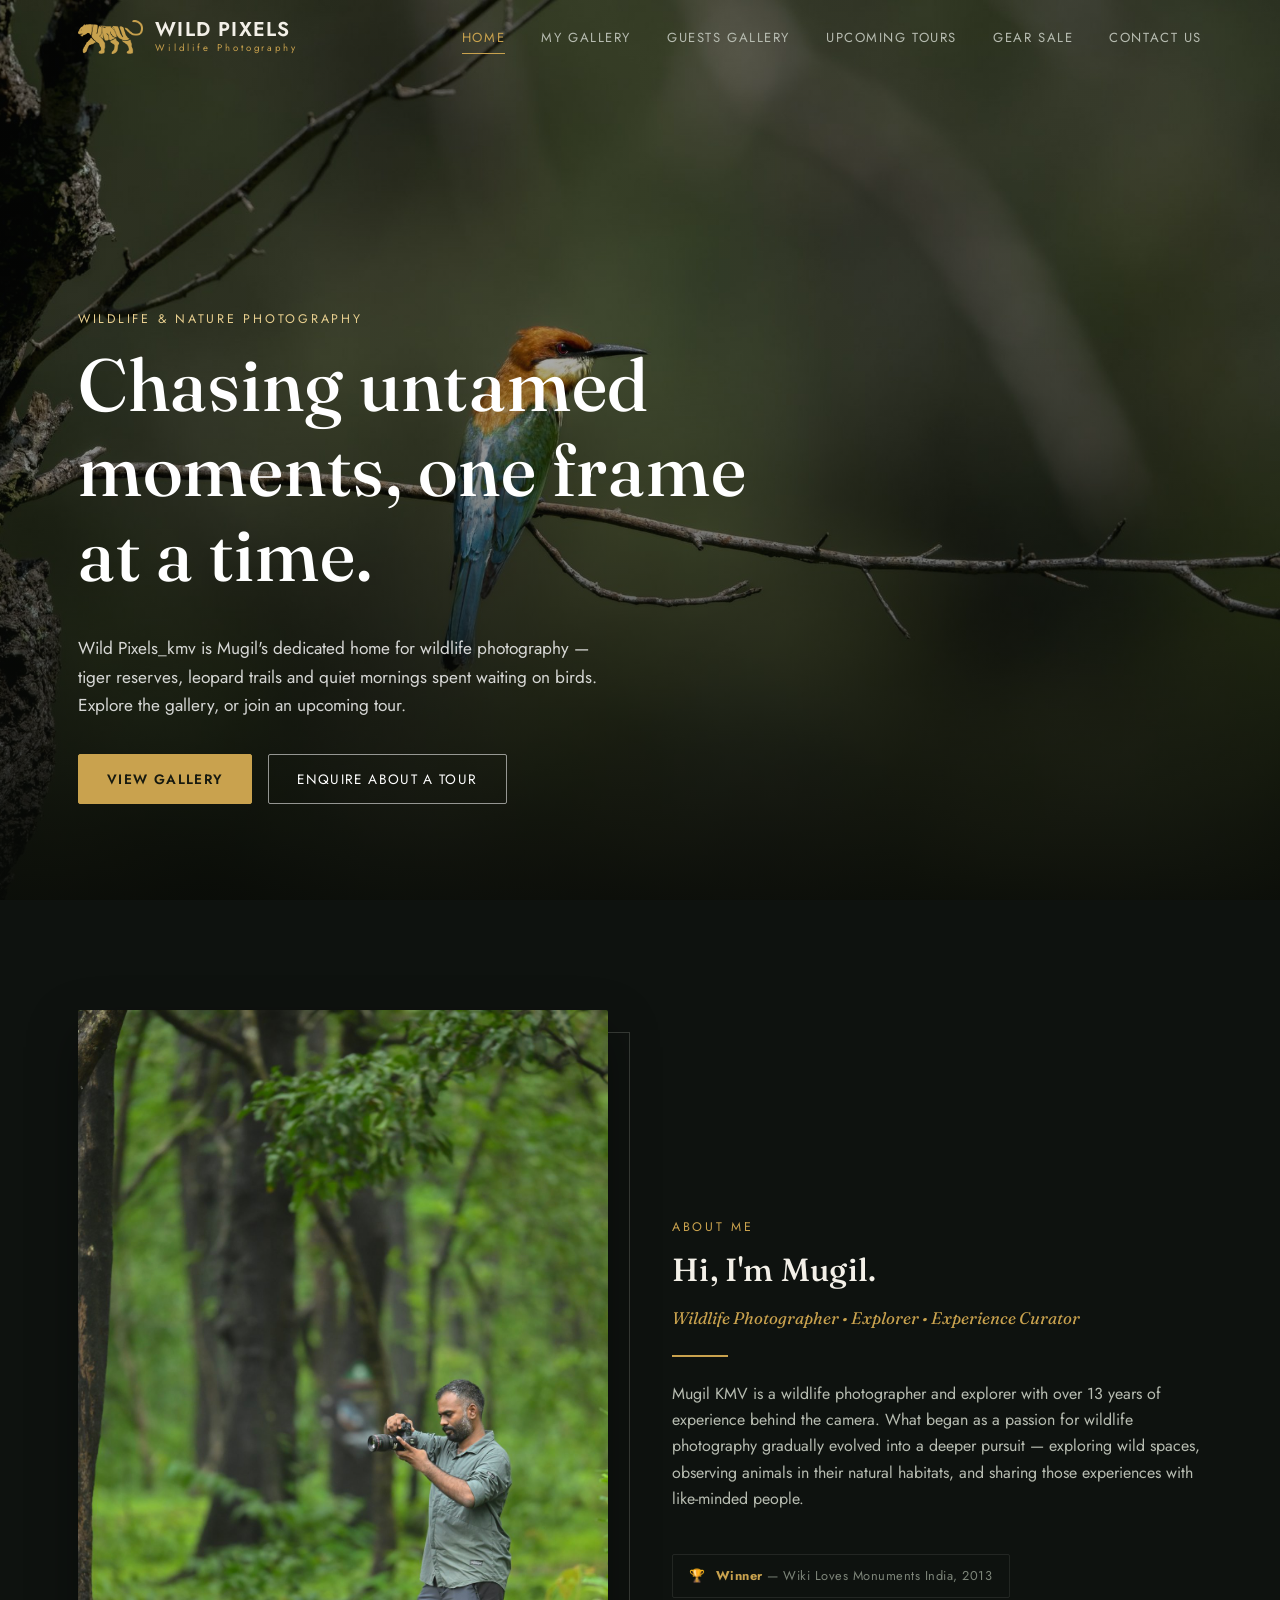
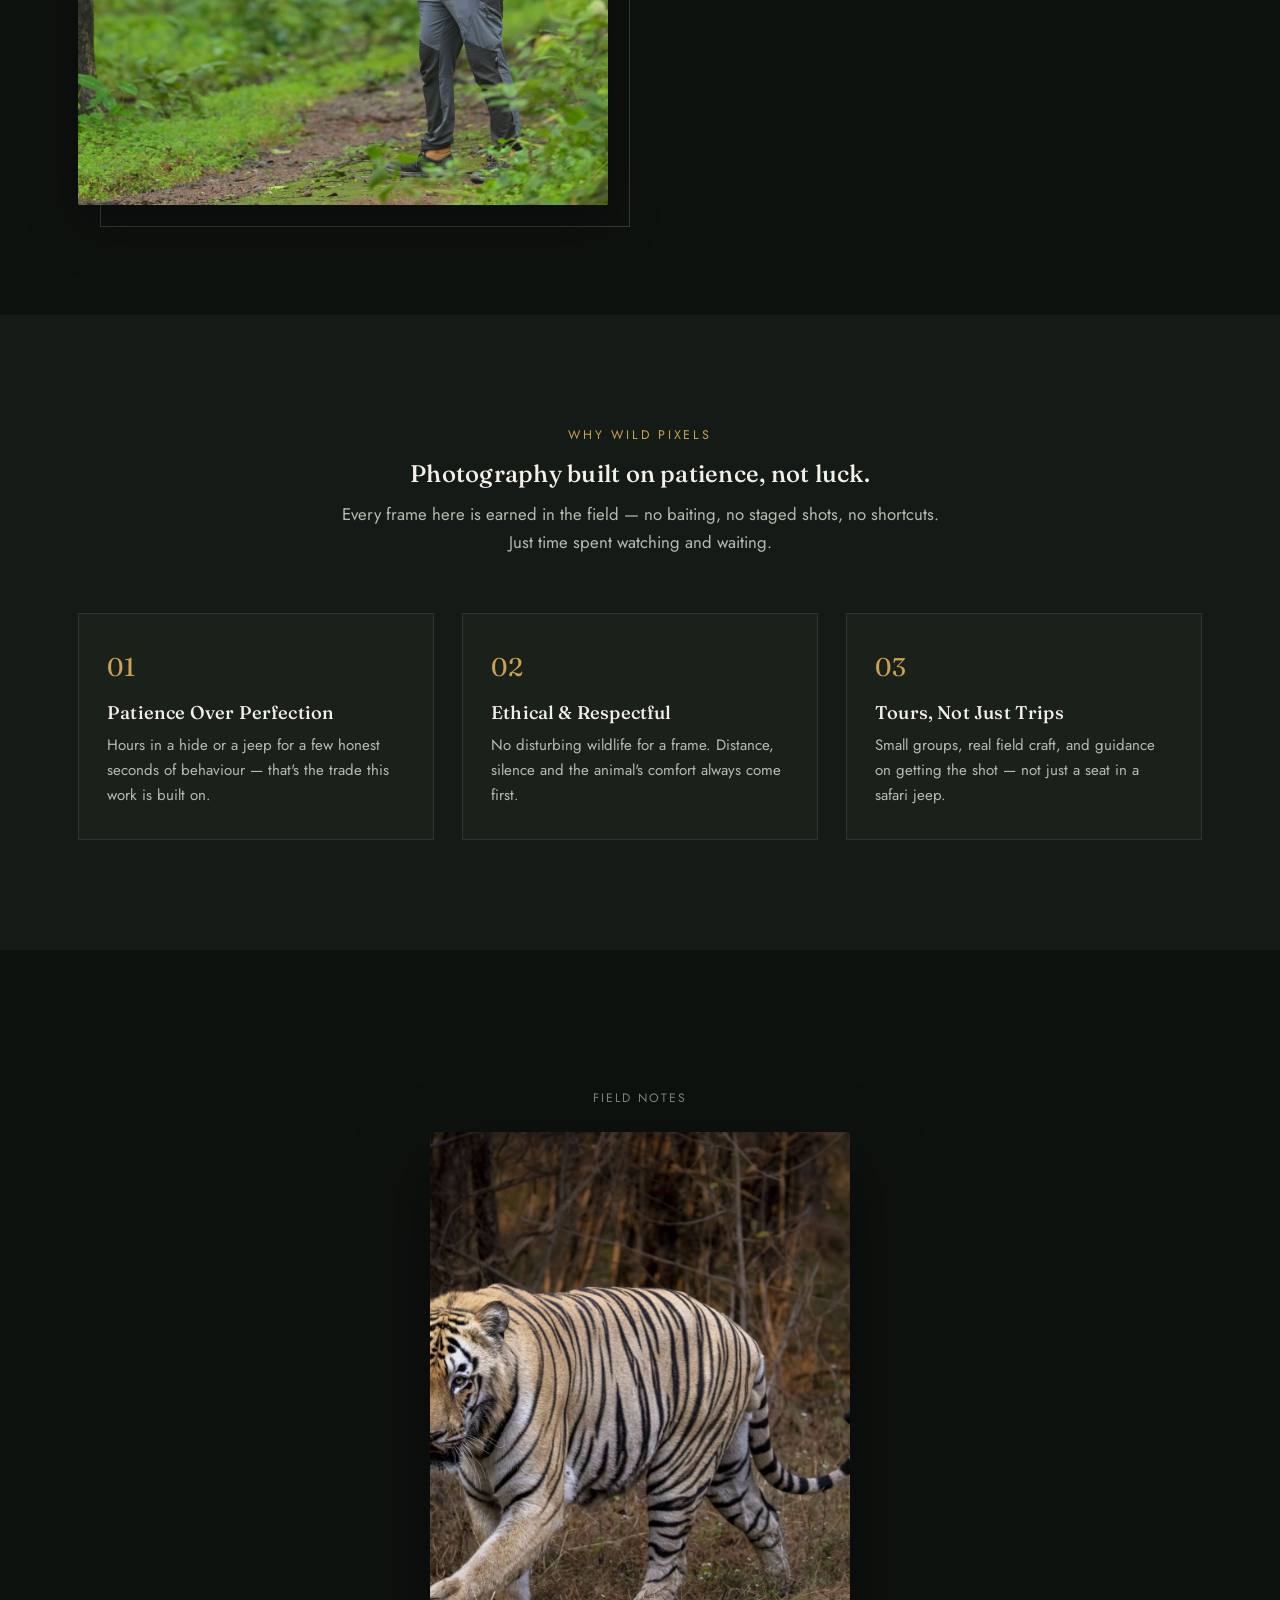
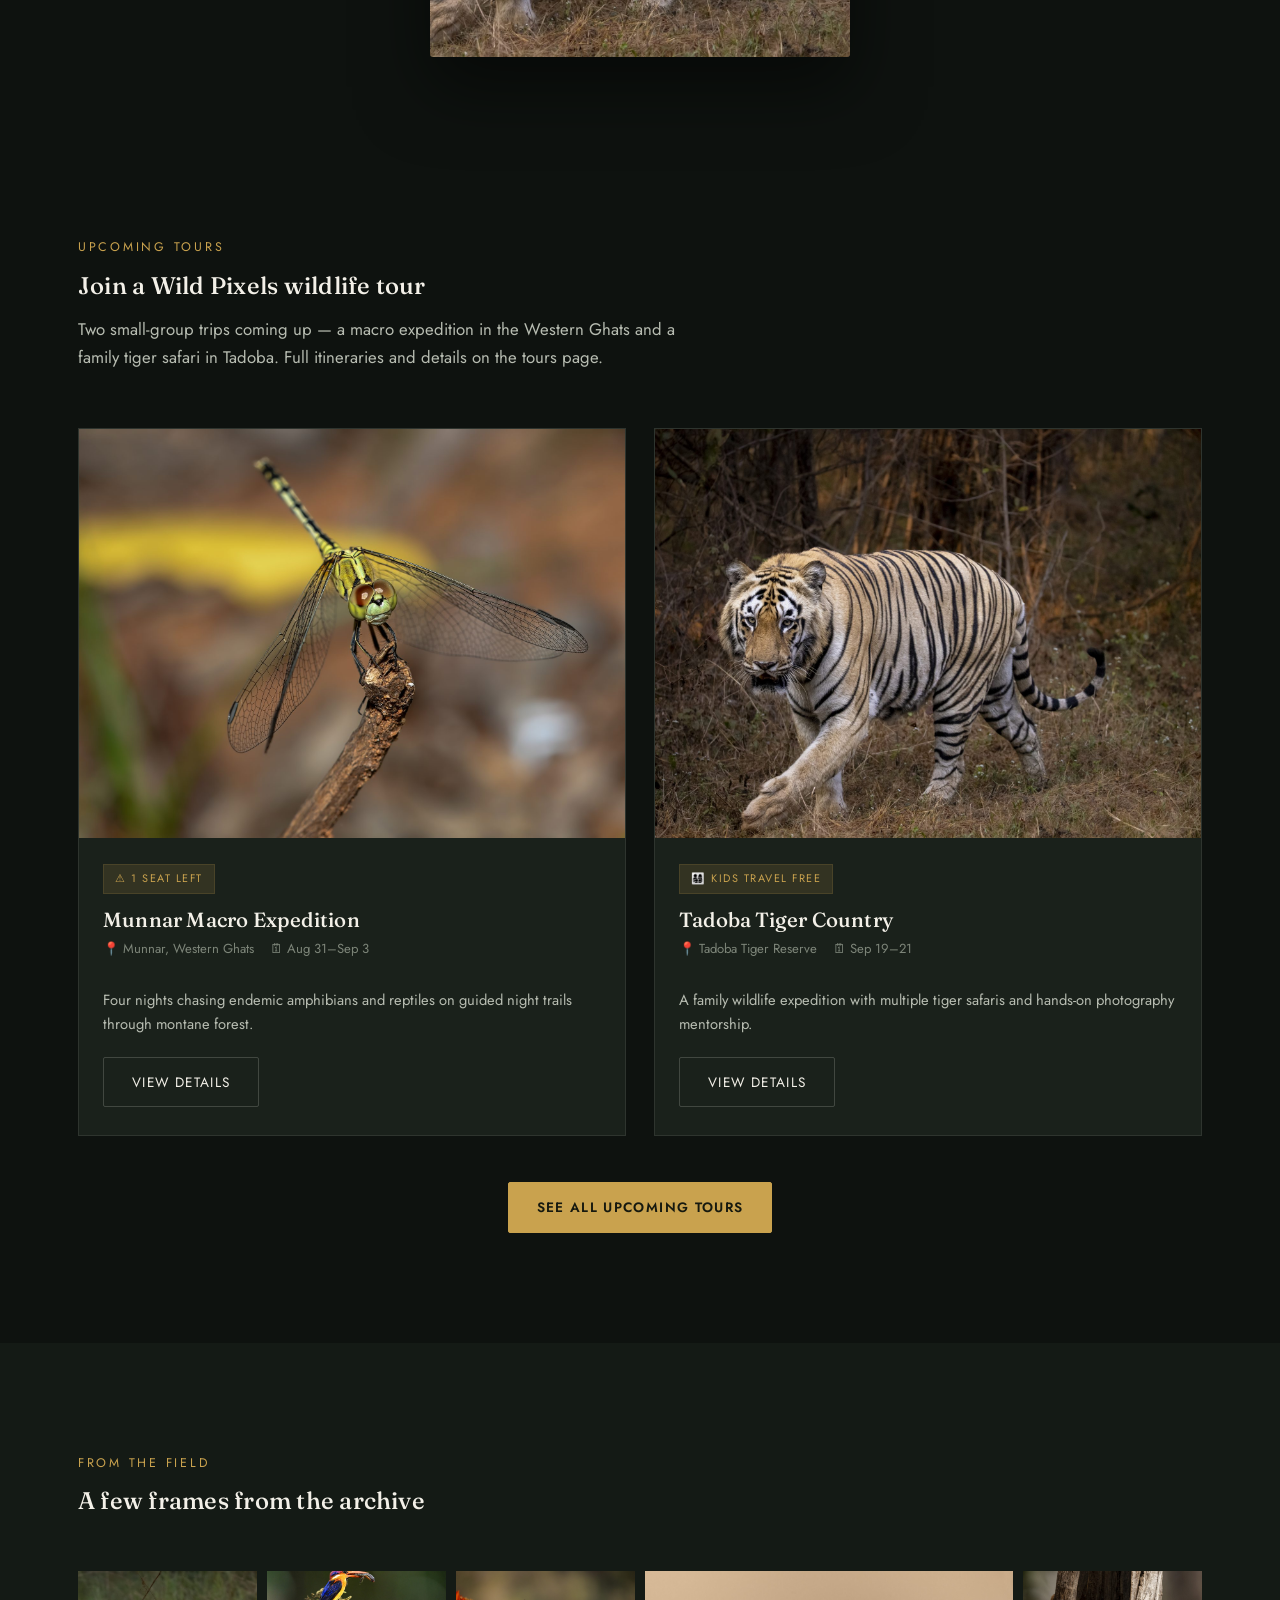
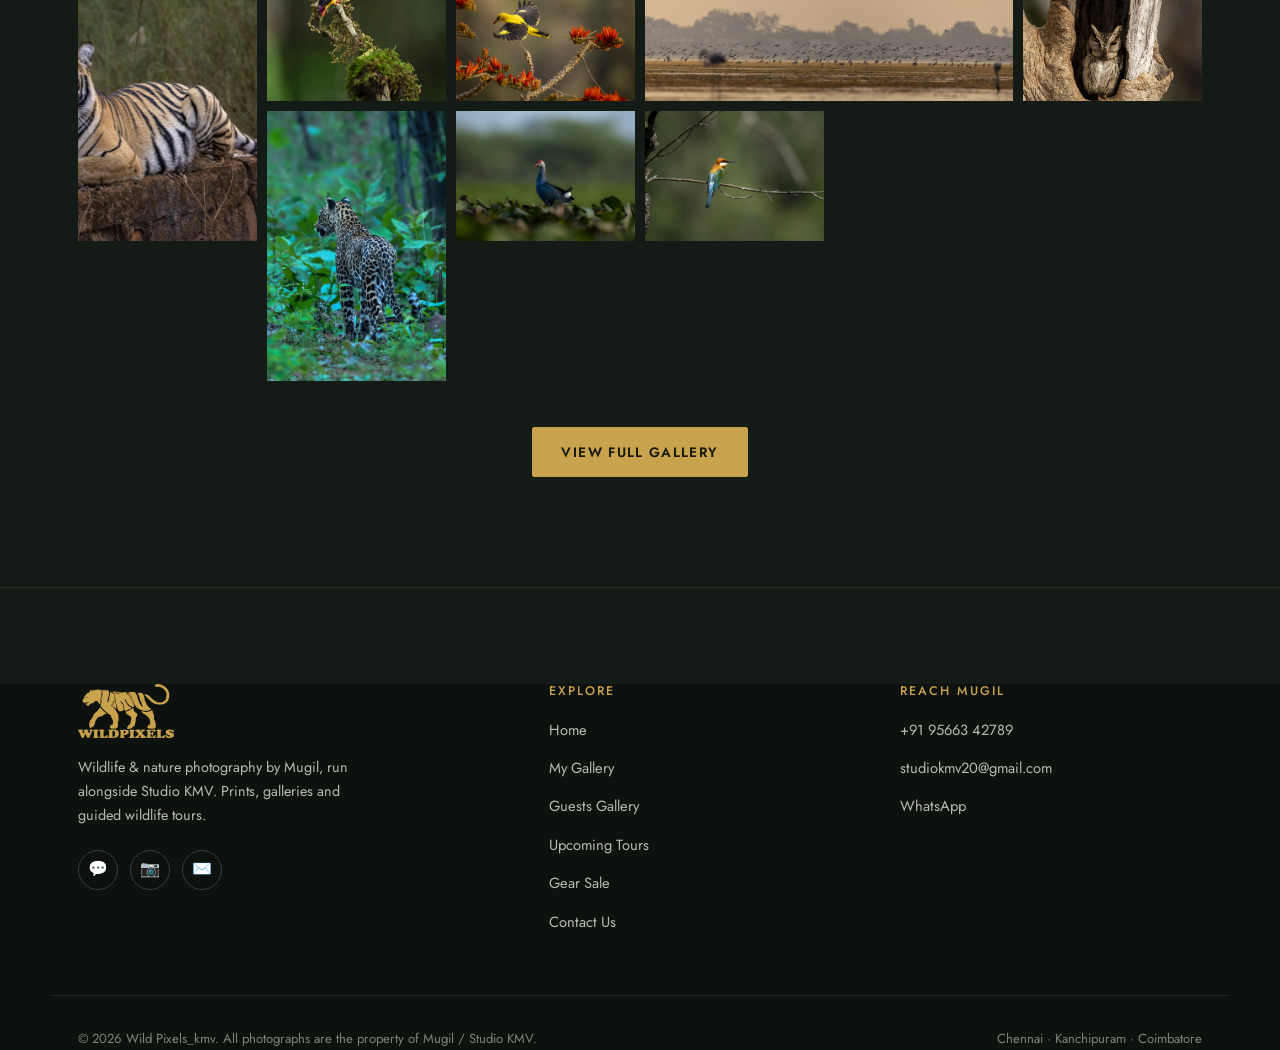
<file: index.html>
<!DOCTYPE html>
<html lang="en">
<head>
<meta charset="UTF-8">
<meta name="viewport" content="width=device-width, initial-scale=1.0">
<title>Wild Pixels_kmv — Wildlife &amp; Nature Photography by Mugil</title>
<meta name="description" content="Wild Pixels_kmv is the wildlife and nature photography home of Mugil (Studio KMV) — galleries, guided wildlife tours, and enquiries.">
<meta property="og:type" content="website">
<meta property="og:site_name" content="Wild Pixels">
<meta property="og:title" content="Wild Pixels_kmv — Wildlife &amp; Nature Photography by Mugil">
<meta property="og:description" content="Wild Pixels_kmv is the wildlife and nature photography home of Mugil (Studio KMV) — galleries, guided wildlife tours, and enquiries.">
<meta property="og:url" content="https://pradeepmurthy1992.github.io/Mugil_wildpixels/">
<meta property="og:image" content="https://pradeepmurthy1992.github.io/Mugil_wildpixels/assets/img/tiger-golden-light.jpg">
<meta property="og:image:width" content="1200">
<meta name="twitter:card" content="summary_large_image">
<meta name="twitter:title" content="Wild Pixels_kmv — Wildlife &amp; Nature Photography by Mugil">
<meta name="twitter:description" content="Wild Pixels_kmv is the wildlife and nature photography home of Mugil (Studio KMV) — galleries, guided wildlife tours, and enquiries.">
<meta name="twitter:image" content="https://pradeepmurthy1992.github.io/Mugil_wildpixels/assets/img/tiger-golden-light.jpg">
<link rel="icon" type="image/png" sizes="32x32" href="assets/brand/favicon-32.png">
<link rel="icon" type="image/png" sizes="48x48" href="assets/brand/favicon-48.png">
<link rel="apple-touch-icon" sizes="180x180" href="assets/brand/favicon-180.png">
<link rel="preconnect" href="https://fonts.googleapis.com">
<link rel="preconnect" href="https://fonts.gstatic.com" crossorigin>
<link href="https://fonts.googleapis.com/css2?family=Fraunces:opsz,wght@9..144,400;9..144,500;9..144,600&family=Jost:wght@400;500;600&display=swap" rel="stylesheet">
<link rel="stylesheet" href="css/style.css">
</head>
<body>

<header class="site-header">
  <div class="container nav-inner">
    <a href="index.html" class="brand">
      <img class="brand-mark" src="assets/brand/logo-mark-gold.png" alt="">
      <span class="brand-text">
        <span class="brand-main">Wild Pixels</span>
        <span class="brand-sub">Wildlife Photography</span>
      </span>
    </a>
    <nav>
      <ul class="nav-links">
        <li><a href="index.html" class="active">Home</a></li>
        <li><a href="gallery.html">My Gallery</a></li>
        <li><a href="guests.html">Guests Gallery</a></li>
        <li><a href="tours.html">Upcoming Tours</a></li>
        <li><a href="gear.html">Gear Sale</a></li>
        <li><a href="contact.html">Contact Us</a></li>
      </ul>
    </nav>
    <button class="nav-toggle" aria-label="Toggle menu"><span></span><span></span><span></span></button>
  </div>
</header>

<section class="hero" data-random-hero style="background-image:url('assets/img/tiger-golden-light.jpg')">
  <div class="container hero-inner">
    <span class="eyebrow reveal in">Wildlife &amp; Nature Photography</span>
    <h1 class="reveal in">Chasing untamed moments, one frame at a time.</h1>
    <p class="reveal in">Wild Pixels_kmv is Mugil's dedicated home for wildlife photography — tiger reserves, leopard trails and quiet mornings spent waiting on birds. Explore the gallery, or join an upcoming tour.</p>
    <div class="hero-actions reveal in">
      <a href="gallery.html" class="btn btn-primary">View Gallery</a>
      <a href="contact.html" class="btn btn-ghost-light">Enquire About a Tour</a>
    </div>
  </div>
</section>

<!-- ABOUT ME & WHY WILD PIXELS -->
<section class="section" id="about">
  <div class="container split">
    <div class="split-media reveal">
      <img src="assets/img/bts-field-02.jpg" alt="Mugil tracking a shot in the forest">
      <div class="frame"></div>
    </div>
    <div class="split-body reveal">
      <span class="eyebrow">About Me</span>
      <h2>Hi, I'm Mugil.</h2>
      <p class="role-line">Wildlife Photographer • Explorer • Experience Curator</p>
      <div class="divider"></div>
      <p>Mugil KMV is a wildlife photographer and explorer with over 13 years of experience behind the camera. What began as a passion for wildlife photography gradually evolved into a deeper pursuit — exploring wild spaces, observing animals in their natural habitats, and sharing those experiences with like-minded people.</p>
      <div class="credit-line">🏆 <span><strong>Winner</strong> — Wiki Loves Monuments India, 2013</span></div>
    </div>
  </div>
</section>

<!-- WHY WILD PIXELS -->
<section class="section section-alt">
  <div class="container">
    <div class="section-head center reveal">
      <span class="eyebrow">Why Wild Pixels</span>
      <h2>Photography built on patience, not luck.</h2>
      <p class="lede" style="margin:14px auto 0;">Every frame here is earned in the field — no baiting, no staged shots, no shortcuts. Just time spent watching and waiting.</p>
    </div>
    <div class="why-grid">
      <div class="why-card reveal">
        <span class="num">01</span>
        <h3>Patience Over Perfection</h3>
        <p>Hours in a hide or a jeep for a few honest seconds of behaviour — that's the trade this work is built on.</p>
      </div>
      <div class="why-card reveal">
        <span class="num">02</span>
        <h3>Ethical &amp; Respectful</h3>
        <p>No disturbing wildlife for a frame. Distance, silence and the animal's comfort always come first.</p>
      </div>
      <div class="why-card reveal">
        <span class="num">03</span>
        <h3>Tours, Not Just Trips</h3>
        <p>Small groups, real field craft, and guidance on getting the shot — not just a seat in a safari jeep.</p>
      </div>
    </div>
  </div>
</section>

<!-- FIELD NOTES — floating photo reel -->
<section class="section-tight">
  <div class="container">
    <div class="trip-snippets reveal">
      <p class="snippets-label">Field Notes</p>
      <div class="snippet-slideshow small ken-burns">
        <img src="assets/img/tiger-golden-light.jpg" alt="Tiger in golden light">
        <img src="assets/img/leopard-undergrowth.jpg" alt="Leopard in the undergrowth">
        <img src="assets/img/dwarf-kingfisher-01.jpg" alt="Oriental Dwarf Kingfisher with a catch">
        <img src="assets/img/golden-oriole-02.jpg" alt="Golden Oriole taking flight">
        <img src="assets/img/flamingo-golden-hour.jpg" alt="Flamingo at golden hour">
        <img src="assets/img/owlet-tree-hollow.jpg" alt="Spotted Owlet in a tree hollow">
        <img src="assets/img/tickells-blue-flycatcher.jpg" alt="Tickell's Blue Flycatcher">
        <img src="assets/img/purple-swamphen.jpg" alt="Purple Swamphen on lily pads">
        <img src="assets/img/crested-serpent-eagle.jpg" alt="Crested Serpent Eagle, perched">
        <img src="assets/img/blue-tailed-bee-eater.jpg" alt="Blue-tailed Bee-eater">
      </div>
    </div>
  </div>
</section>

<!-- UPCOMING TOURS -->
<section class="section" id="tours">
  <div class="container">
    <div class="section-head reveal">
      <span class="eyebrow">Upcoming Tours</span>
      <h2>Join a Wild Pixels wildlife tour</h2>
      <p class="lede">Two small-group trips coming up — a macro expedition in the Western Ghats and a family tiger safari in Tadoba. Full itineraries and details on the tours page.</p>
    </div>

    <div class="tour-grid">
      <article class="tour-card reveal">
        <div class="tour-media"><img src="assets/img/dragonfly-twig.jpg" alt="Munnar Macro Expedition"></div>
        <div class="tour-body">
          <span class="tour-status">⚠ 1 Seat Left</span>
          <h3>Munnar Macro Expedition</h3>
          <div class="tour-meta"><span>📍 Munnar, Western Ghats</span><span>🗓 Aug 31–Sep 3</span></div>
          <p class="desc">Four nights chasing endemic amphibians and reptiles on guided night trails through montane forest.</p>
          <a href="tours.html" class="btn">View Details</a>
        </div>
      </article>

      <article class="tour-card reveal">
        <div class="tour-media"><img src="assets/img/tiger-golden-light.jpg" alt="Tadoba Tiger Country"></div>
        <div class="tour-body">
          <span class="tour-status">👨‍👩‍👧‍👦 Kids Travel Free</span>
          <h3>Tadoba Tiger Country</h3>
          <div class="tour-meta"><span>📍 Tadoba Tiger Reserve</span><span>🗓 Sep 19–21</span></div>
          <p class="desc">A family wildlife expedition with multiple tiger safaris and hands-on photography mentorship.</p>
          <a href="tours.html" class="btn">View Details</a>
        </div>
      </article>
    </div>

    <div class="section-foot reveal">
      <a href="tours.html" class="btn btn-primary">See All Upcoming Tours</a>
    </div>
  </div>
</section>

<!-- GALLERY SNIPPETS -->
<section class="section section-alt">
  <div class="container">
    <div class="section-head reveal">
      <span class="eyebrow">From the Field</span>
      <h2>A few frames from the archive</h2>
    </div>
    <div class="snip-grid reveal">
      <a href="gallery.html" class="tall"><img src="assets/img/tiger-resting-02.jpg" alt="Tiger resting on a rock ledge"></a>
      <a href="gallery.html"><img src="assets/img/dwarf-kingfisher-01.jpg" alt="Oriental Dwarf Kingfisher with a catch"></a>
      <a href="gallery.html"><img src="assets/img/golden-oriole-02.jpg" alt="Golden Oriole taking flight"></a>
      <a href="gallery.html" class="wide"><img src="assets/img/flamingo-flock-sunrise.jpg" alt="Flamingo flock at sunrise"></a>
      <a href="gallery.html"><img src="assets/img/owlet-tree-hollow.jpg" alt="Spotted Owlet in a tree hollow"></a>
      <a href="gallery.html" class="tall"><img src="assets/img/leopard-undergrowth.jpg" alt="Leopard in the undergrowth"></a>
      <a href="gallery.html"><img src="assets/img/purple-swamphen.jpg" alt="Purple Swamphen on lily pads"></a>
      <a href="gallery.html"><img src="assets/img/blue-tailed-bee-eater.jpg" alt="Blue-tailed Bee-eater"></a>
    </div>
    <div class="section-foot reveal">
      <a href="gallery.html" class="btn btn-primary">View Full Gallery</a>
    </div>
  </div>
</section>

<footer class="site-footer" id="footer-include"></footer>
<script src="js/footer.js"></script>
<script src="js/main.js"></script>
</body>
</html>
</file>
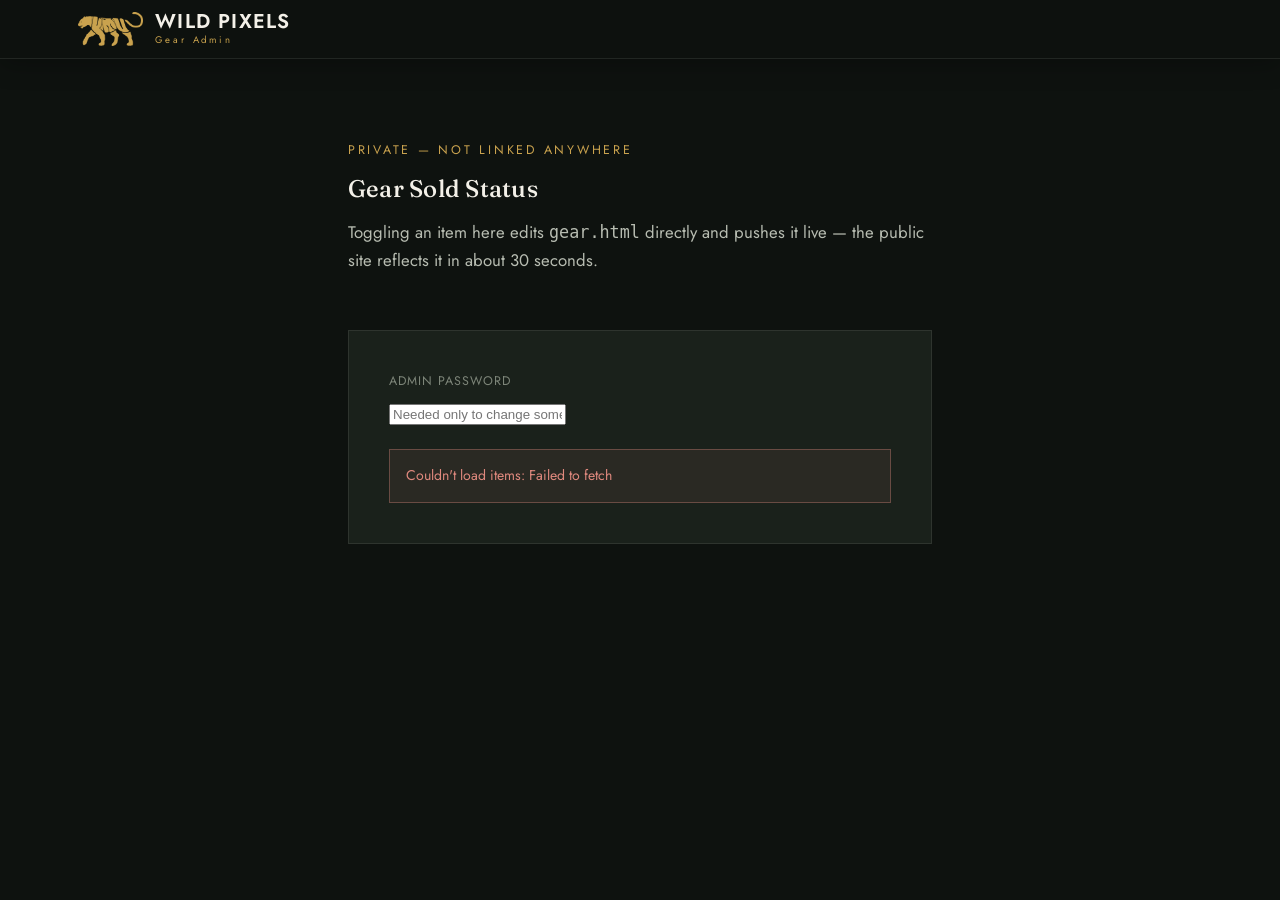
<file: admin.html>
<!DOCTYPE html>
<html lang="en">
<head>
<meta charset="UTF-8">
<meta name="viewport" content="width=device-width, initial-scale=1.0">
<title>Gear Admin — Wild Pixels_kmv</title>
<meta name="robots" content="noindex, nofollow">
<link rel="icon" type="image/png" sizes="32x32" href="assets/brand/favicon-32.png">
<link rel="preconnect" href="https://fonts.googleapis.com">
<link rel="preconnect" href="https://fonts.gstatic.com" crossorigin>
<link href="https://fonts.googleapis.com/css2?family=Fraunces:opsz,wght@9..144,400;9..144,500;9..144,600&family=Jost:wght@400;500;600&display=swap" rel="stylesheet">
<link rel="stylesheet" href="css/style.css">
</head>
<body>

<header class="site-header scrolled">
  <div class="container nav-inner">
    <a href="index.html" class="brand">
      <img class="brand-mark" src="assets/brand/logo-mark-gold.png" alt="">
      <span class="brand-text">
        <span class="brand-main">Wild Pixels</span>
        <span class="brand-sub">Gear Admin</span>
      </span>
    </a>
  </div>
</header>

<section class="section" style="padding-top:140px;">
  <div class="container" style="max-width:640px;">
    <div class="section-head">
      <span class="eyebrow">Private — Not Linked Anywhere</span>
      <h2>Gear Sold Status</h2>
      <p class="lede">Toggling an item here edits <code>gear.html</code> directly and pushes it live — the public site reflects it in about 30 seconds.</p>
    </div>

    <div class="form-card" style="margin-top:32px;">
      <div class="form-group">
        <label for="admin-password">Admin Password</label>
        <input type="password" id="admin-password" autocomplete="current-password" placeholder="Needed only to change something">
      </div>

      <div id="items-list"><p style="color:var(--text-faint); font-size:0.9rem;">Loading items…</p></div>

      <div id="admin-status" class="form-message"></div>
    </div>
  </div>
</section>

<script>
  // Paste the deployed AdminGear.gs Web App URL here (ends in /exec).
  const ADMIN_ENDPOINT = "https://script.google.com/macros/s/AKfycby-pE2Z2tGl0dWhWfGT64KDvXNNIz4-QwRVqg0OhKjSmyMYQbgO2k9rT7Wnf3BxsBBX5w/exec";

  const itemsList = document.getElementById("items-list");
  const statusEl = document.getElementById("admin-status");
  const passwordEl = document.getElementById("admin-password");

  function showStatus(type, msg) {
    statusEl.className = "form-message " + type;
    statusEl.textContent = msg;
  }

  async function loadItems() {
    if (ADMIN_ENDPOINT.indexOf("PASTE_") === 0) {
      itemsList.innerHTML = "";
      showStatus("error", "Not connected yet — paste the deployed Apps Script URL into admin.html's ADMIN_ENDPOINT.");
      return;
    }
    try {
      const res = await fetch(ADMIN_ENDPOINT);
      const data = await res.json();
      if (!data.ok) throw new Error(data.error || "Unknown error");
      renderItems(data.items);
    } catch (err) {
      itemsList.innerHTML = "";
      showStatus("error", "Couldn't load items: " + err.message);
    }
  }

  function renderItems(items) {
    itemsList.innerHTML = "";
    items.forEach((item) => {
      const row = document.createElement("div");
      row.className = "admin-item";

      const dot = document.createElement("span");
      dot.className = "dot";
      dot.textContent = item.sold ? "🔴" : "🟢";

      const info = document.createElement("span");
      info.className = "info";
      info.innerHTML =
        '<span class="title">' + item.title + "</span>" +
        '<span class="status">' + (item.sold ? "Marked sold" : "Available") + "</span>";

      const btn = document.createElement("button");
      btn.className = "btn";
      btn.textContent = item.sold ? "Mark Available" : "Mark Sold";
      btn.addEventListener("click", () => toggleItem(item.id, !item.sold, btn));

      row.appendChild(dot);
      row.appendChild(info);
      row.appendChild(btn);
      itemsList.appendChild(row);
    });
  }

  async function toggleItem(itemId, sold, btn) {
    const password = passwordEl.value;
    if (!password) {
      showStatus("error", "Enter the admin password first.");
      return;
    }
    btn.disabled = true;
    showStatus("loading", "Updating " + itemId + "…");
    try {
      const res = await fetch(ADMIN_ENDPOINT, {
        method: "POST",
        headers: { "Content-Type": "text/plain;charset=utf-8" },
        body: JSON.stringify({ password: password, itemId: itemId, sold: sold }),
      });
      const data = await res.json();
      if (!data.ok) throw new Error(data.error || "Unknown error");
      showStatus("success", "Updated — live site will reflect this in ~30 seconds.");
      loadItems();
    } catch (err) {
      showStatus("error", "Failed: " + err.message);
    } finally {
      btn.disabled = false;
    }
  }

  loadItems();
</script>

</body>
</html>
</file>
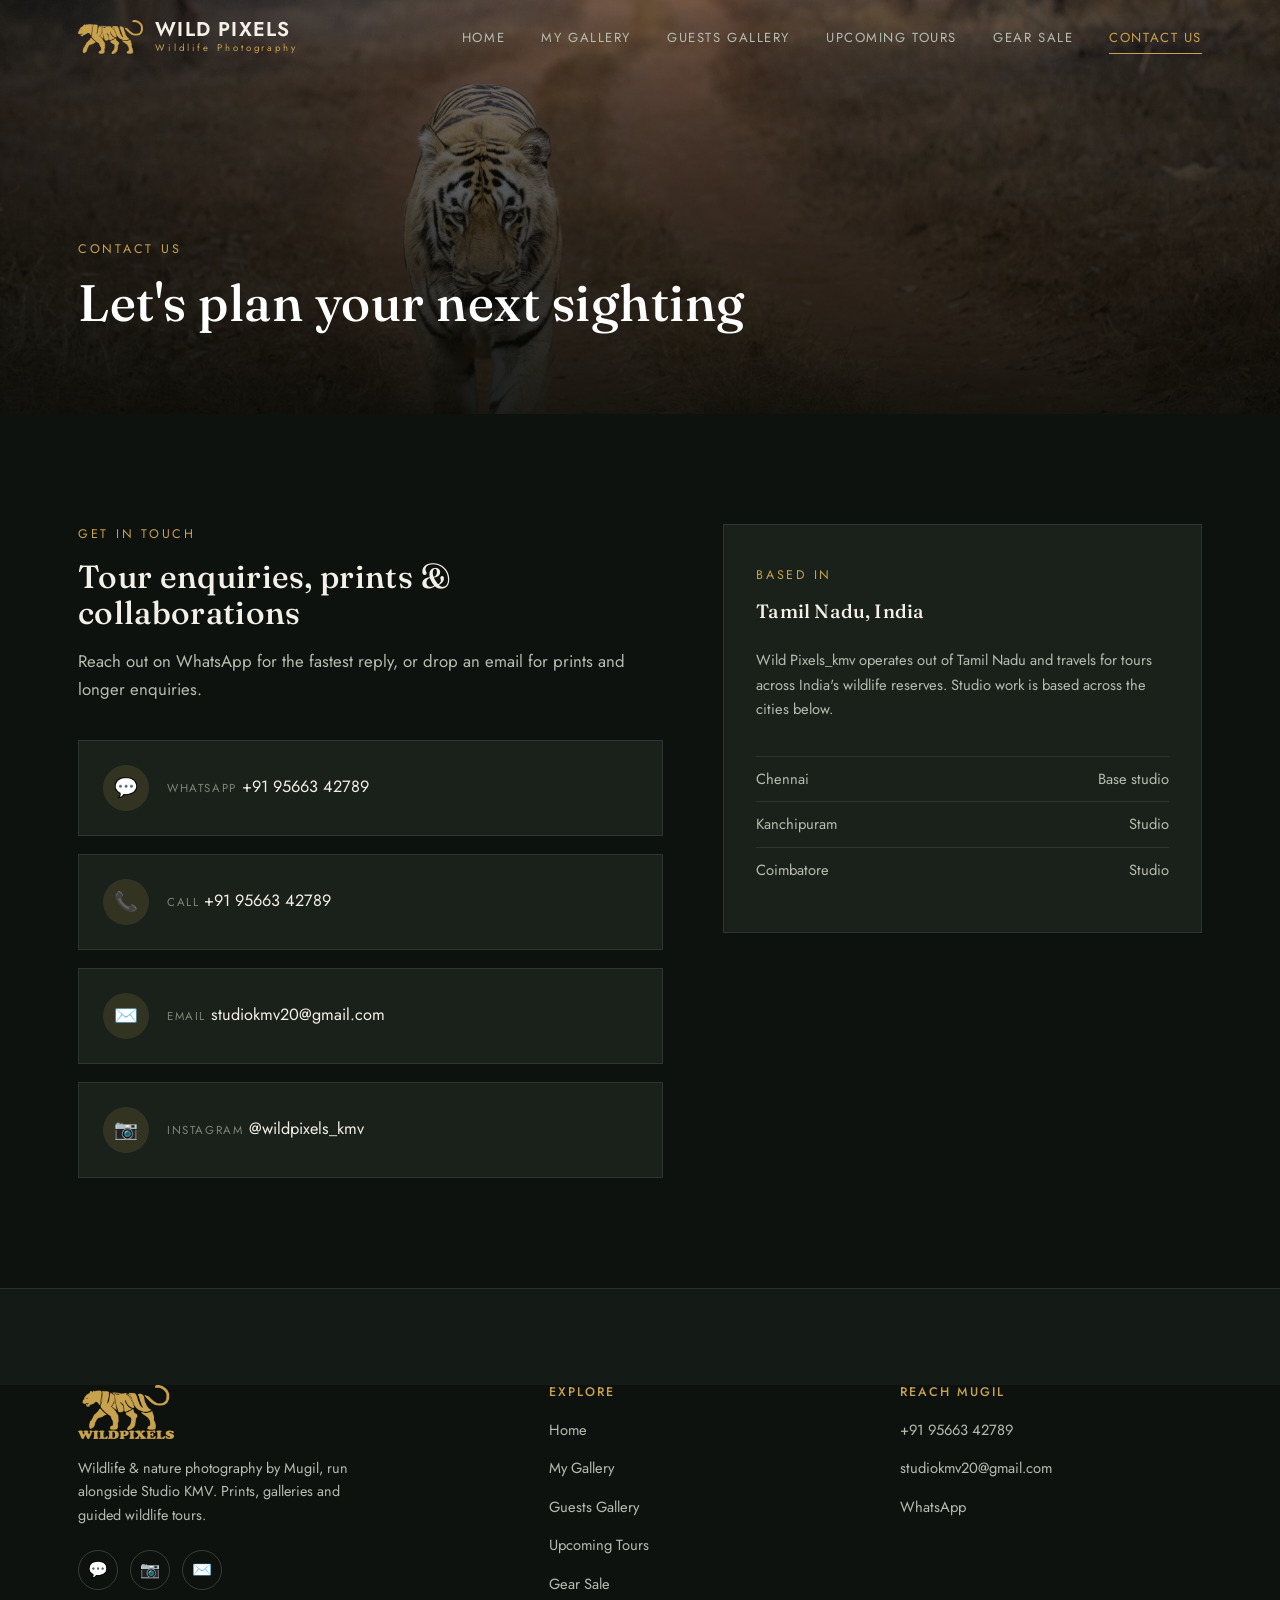
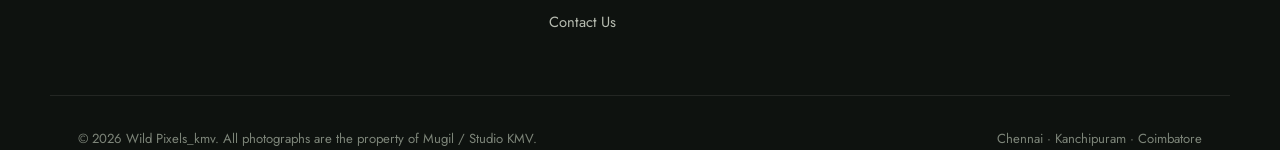
<file: contact.html>
<!DOCTYPE html>
<html lang="en">
<head>
<meta charset="UTF-8">
<meta name="viewport" content="width=device-width, initial-scale=1.0">
<title>Contact Us — Wild Pixels_kmv</title>
<meta name="description" content="Get in touch with Wild Pixels_kmv for wildlife tour enquiries, prints and collaborations — call, WhatsApp, email or Instagram.">
<meta property="og:type" content="website">
<meta property="og:site_name" content="Wild Pixels">
<meta property="og:title" content="Contact Us — Wild Pixels_kmv">
<meta property="og:description" content="Get in touch with Wild Pixels_kmv for wildlife tour enquiries, prints and collaborations — call, WhatsApp, email or Instagram.">
<meta property="og:url" content="https://pradeepmurthy1992.github.io/Mugil_wildpixels/contact.html">
<meta property="og:image" content="https://pradeepmurthy1992.github.io/Mugil_wildpixels/assets/img/bts-sunrise.jpg">
<meta property="og:image:width" content="1200">
<meta name="twitter:card" content="summary_large_image">
<meta name="twitter:title" content="Contact Us — Wild Pixels_kmv">
<meta name="twitter:description" content="Get in touch with Wild Pixels_kmv for wildlife tour enquiries, prints and collaborations — call, WhatsApp, email or Instagram.">
<meta name="twitter:image" content="https://pradeepmurthy1992.github.io/Mugil_wildpixels/assets/img/bts-sunrise.jpg">
<link rel="icon" type="image/png" sizes="32x32" href="assets/brand/favicon-32.png">
<link rel="icon" type="image/png" sizes="48x48" href="assets/brand/favicon-48.png">
<link rel="apple-touch-icon" sizes="180x180" href="assets/brand/favicon-180.png">
<link rel="preconnect" href="https://fonts.googleapis.com">
<link rel="preconnect" href="https://fonts.gstatic.com" crossorigin>
<link href="https://fonts.googleapis.com/css2?family=Fraunces:opsz,wght@9..144,400;9..144,500;9..144,600&family=Jost:wght@400;500;600&display=swap" rel="stylesheet">
<link rel="stylesheet" href="css/style.css">
</head>
<body>

<header class="site-header">
  <div class="container nav-inner">
    <a href="index.html" class="brand">
      <img class="brand-mark" src="assets/brand/logo-mark-gold.png" alt="">
      <span class="brand-text">
        <span class="brand-main">Wild Pixels</span>
        <span class="brand-sub">Wildlife Photography</span>
      </span>
    </a>
    <nav>
      <ul class="nav-links">
        <li><a href="index.html">Home</a></li>
        <li><a href="gallery.html">My Gallery</a></li>
        <li><a href="guests.html">Guests Gallery</a></li>
        <li><a href="tours.html">Upcoming Tours</a></li>
        <li><a href="gear.html">Gear Sale</a></li>
        <li><a href="contact.html" class="active">Contact Us</a></li>
      </ul>
    </nav>
    <button class="nav-toggle" aria-label="Toggle menu"><span></span><span></span><span></span></button>
  </div>
</header>

<section class="page-hero" data-random-hero style="background-image:url('assets/img/bts-sunrise.jpg')">
  <div class="container hero-inner">
    <span class="eyebrow reveal in">Contact Us</span>
    <h1 class="reveal in">Let's plan your next sighting</h1>
  </div>
</section>

<section class="section">
  <div class="container contact-grid">
    <div class="reveal">
      <span class="eyebrow">Get in Touch</span>
      <h2 style="font-size:2rem;">Tour enquiries, prints &amp; collaborations</h2>
      <p class="lede" style="margin:14px 0 36px;">Reach out on WhatsApp for the fastest reply, or drop an email for prints and longer enquiries.</p>

      <div class="contact-cards">
        <a class="contact-card" href="https://wa.me/919566342789" target="_blank" rel="noopener">
          <span class="ic">💬</span>
          <span>
            <span class="label">WhatsApp</span>
            <span class="value">+91 95663 42789</span>
          </span>
        </a>
        <a class="contact-card" href="tel:+919566342789">
          <span class="ic">📞</span>
          <span>
            <span class="label">Call</span>
            <span class="value">+91 95663 42789</span>
          </span>
        </a>
        <a class="contact-card" href="mailto:studiokmv20@gmail.com">
          <span class="ic">✉️</span>
          <span>
            <span class="label">Email</span>
            <span class="value">studiokmv20@gmail.com</span>
          </span>
        </a>
        <a class="contact-card" href="https://www.instagram.com/wildpixels_kmv/" target="_blank" rel="noopener">
          <span class="ic">📷</span>
          <span>
            <span class="label">Instagram</span>
            <span class="value">@wildpixels_kmv</span>
          </span>
        </a>
      </div>
    </div>

    <div class="reveal">
      <div class="contact-map-note">
        <span class="eyebrow">Based In</span>
        <h3>Tamil Nadu, India</h3>
        <p>Wild Pixels_kmv operates out of Tamil Nadu and travels for tours across India's wildlife reserves. Studio work is based across the cities below.</p>
        <ul class="location-list">
          <li><span>Chennai</span><span>Base studio</span></li>
          <li><span>Kanchipuram</span><span>Studio</span></li>
          <li><span>Coimbatore</span><span>Studio</span></li>
        </ul>
      </div>
    </div>
  </div>
</section>

<footer class="site-footer" id="footer-include"></footer>
<script src="js/footer.js"></script>
<script src="js/main.js"></script>
</body>
</html>
</file>
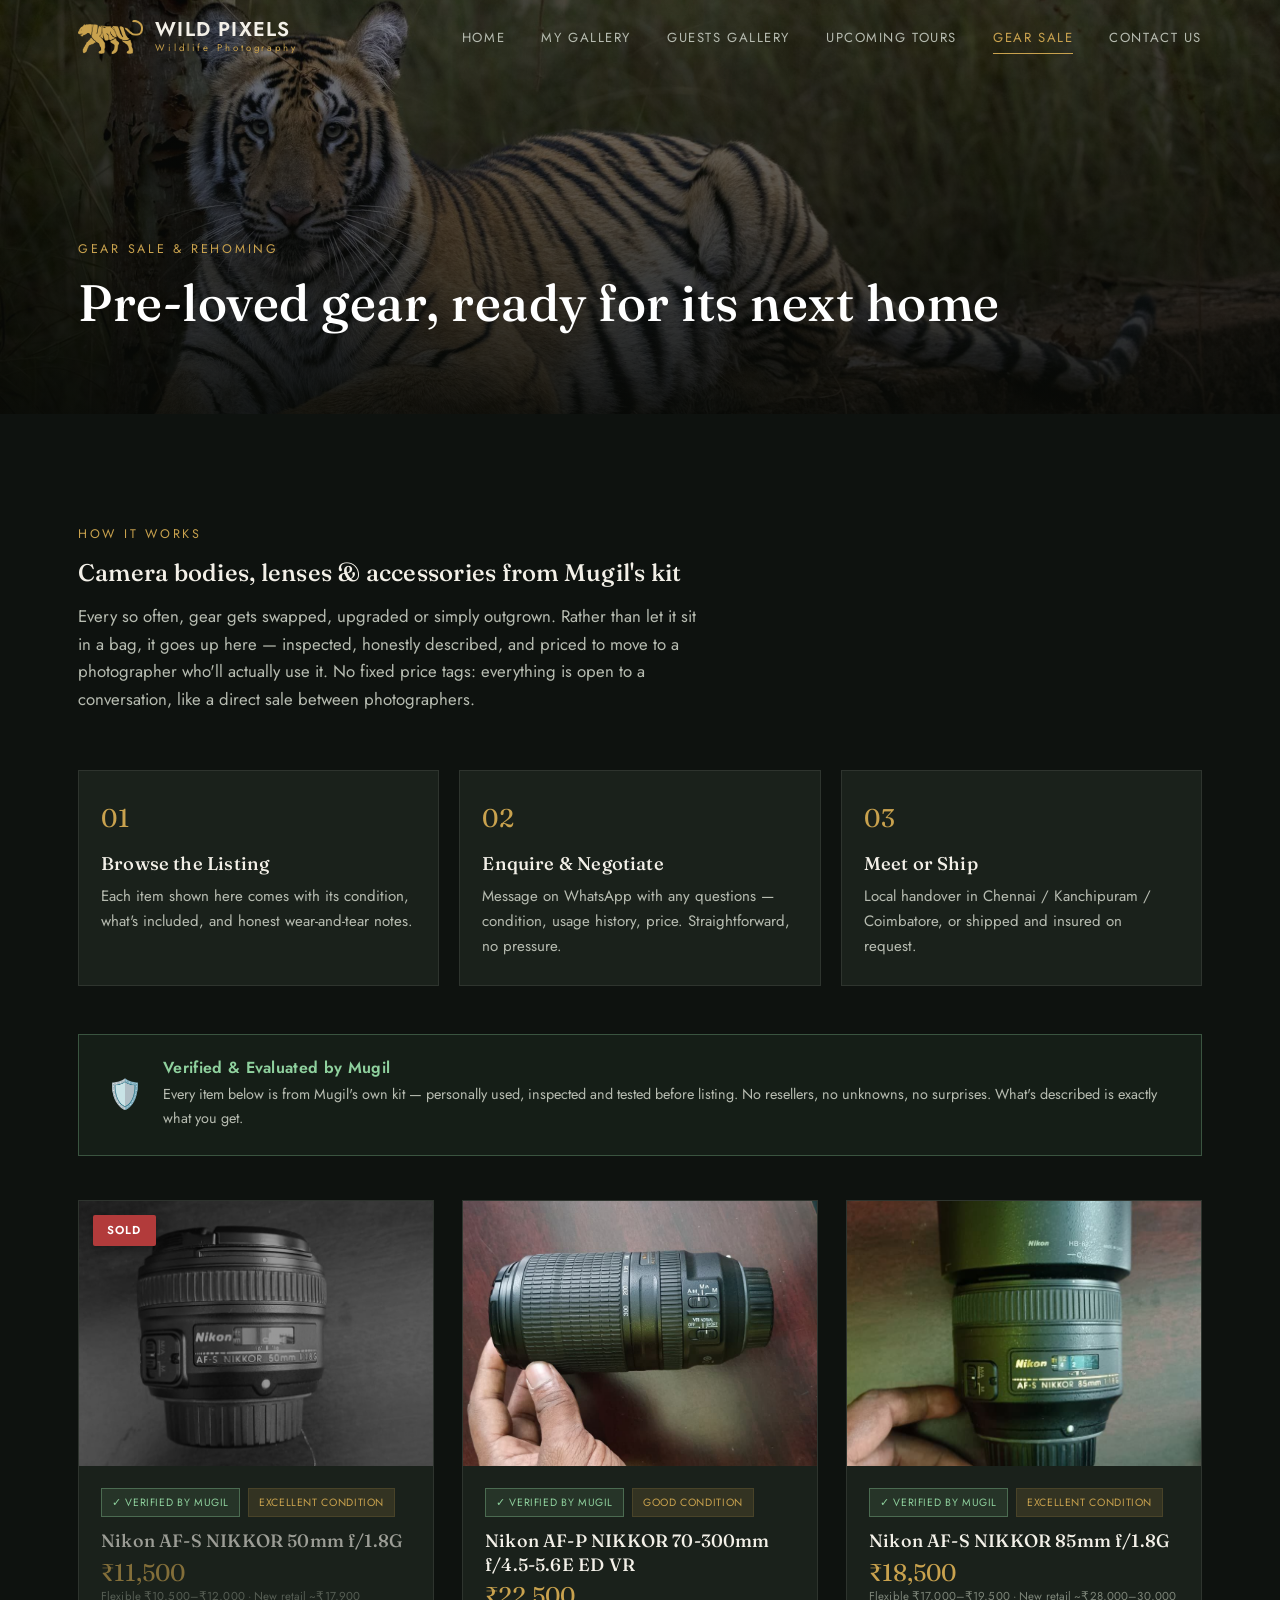
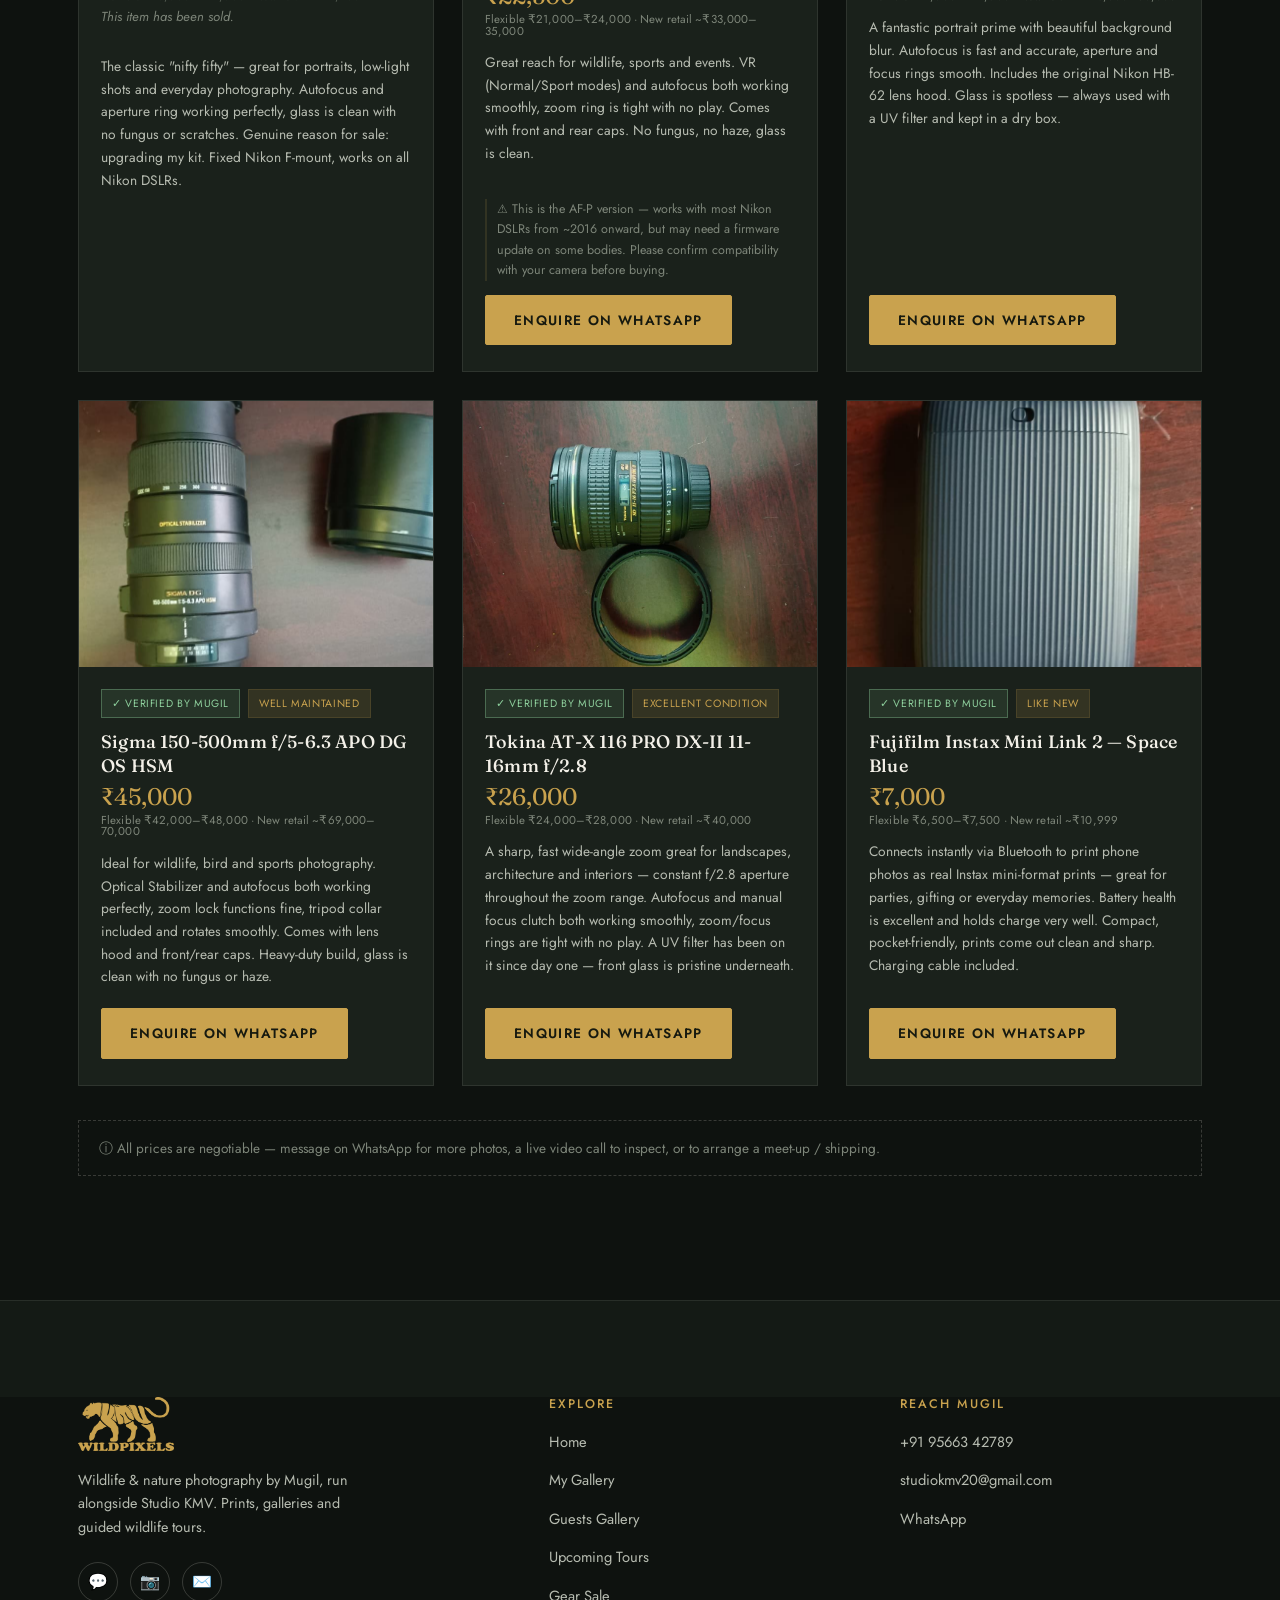
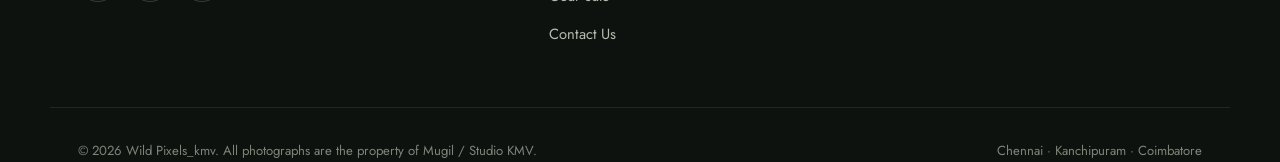
<file: gear.html>
<!DOCTYPE html>
<html lang="en">
<head>
<meta charset="UTF-8">
<meta name="viewport" content="width=device-width, initial-scale=1.0">
<title>Gear Sale &amp; Rehoming — Wild Pixels_kmv</title>
<meta name="description" content="Pre-loved camera bodies, lenses and accessories from Mugil's own kit — personally evaluated, honestly described, and open to negotiation. Enquire for pricing and details.">
<meta property="og:type" content="website">
<meta property="og:site_name" content="Wild Pixels">
<meta property="og:title" content="Gear Sale &amp; Rehoming — Wild Pixels_kmv">
<meta property="og:description" content="Pre-loved camera bodies, lenses and accessories from Mugil's own kit — personally evaluated, honestly described, and open to negotiation. Enquire for pricing and details.">
<meta property="og:url" content="https://pradeepmurthy1992.github.io/Mugil_wildpixels/gear.html">
<meta property="og:image" content="https://pradeepmurthy1992.github.io/Mugil_wildpixels/assets/img/gear/sigma-150-500mm.jpg">
<meta property="og:image:width" content="1200">
<meta name="twitter:card" content="summary_large_image">
<meta name="twitter:title" content="Gear Sale &amp; Rehoming — Wild Pixels_kmv">
<meta name="twitter:description" content="Pre-loved camera bodies, lenses and accessories from Mugil's own kit — personally evaluated, honestly described, and open to negotiation. Enquire for pricing and details.">
<meta name="twitter:image" content="https://pradeepmurthy1992.github.io/Mugil_wildpixels/assets/img/gear/sigma-150-500mm.jpg">
<link rel="icon" type="image/png" sizes="32x32" href="assets/brand/favicon-32.png">
<link rel="icon" type="image/png" sizes="48x48" href="assets/brand/favicon-48.png">
<link rel="apple-touch-icon" sizes="180x180" href="assets/brand/favicon-180.png">
<link rel="preconnect" href="https://fonts.googleapis.com">
<link rel="preconnect" href="https://fonts.gstatic.com" crossorigin>
<link href="https://fonts.googleapis.com/css2?family=Fraunces:opsz,wght@9..144,400;9..144,500;9..144,600&family=Jost:wght@400;500;600&display=swap" rel="stylesheet">
<link rel="stylesheet" href="css/style.css">
</head>
<body>

<header class="site-header">
  <div class="container nav-inner">
    <a href="index.html" class="brand">
      <img class="brand-mark" src="assets/brand/logo-mark-gold.png" alt="">
      <span class="brand-text">
        <span class="brand-main">Wild Pixels</span>
        <span class="brand-sub">Wildlife Photography</span>
      </span>
    </a>
    <nav>
      <ul class="nav-links">
        <li><a href="index.html">Home</a></li>
        <li><a href="gallery.html">My Gallery</a></li>
        <li><a href="guests.html">Guests Gallery</a></li>
        <li><a href="tours.html">Upcoming Tours</a></li>
        <li><a href="gear.html" class="active">Gear Sale</a></li>
        <li><a href="contact.html">Contact Us</a></li>
      </ul>
    </nav>
    <button class="nav-toggle" aria-label="Toggle menu"><span></span><span></span><span></span></button>
  </div>
</header>

<section class="page-hero" data-random-hero style="background-image:url('assets/img/bts-field-01.jpg')">
  <div class="container hero-inner">
    <span class="eyebrow reveal in">Gear Sale &amp; Rehoming</span>
    <h1 class="reveal in">Pre-loved gear, ready for its next home</h1>
  </div>
</section>

<section class="section">
  <div class="container">
    <div class="section-head guest-intro reveal">
      <span class="eyebrow">How It Works</span>
      <h2>Camera bodies, lenses &amp; accessories from Mugil's kit</h2>
      <p class="lede">Every so often, gear gets swapped, upgraded or simply outgrown. Rather than let it sit in a bag, it goes up here — inspected, honestly described, and priced to move to a photographer who'll actually use it. No fixed price tags: everything is open to a conversation, like a direct sale between photographers.</p>
    </div>

    <div class="gear-how">
      <div class="why-card reveal">
        <span class="num">01</span>
        <h3>Browse the Listing</h3>
        <p>Each item shown here comes with its condition, what's included, and honest wear-and-tear notes.</p>
      </div>
      <div class="why-card reveal">
        <span class="num">02</span>
        <h3>Enquire &amp; Negotiate</h3>
        <p>Message on WhatsApp with any questions — condition, usage history, price. Straightforward, no pressure.</p>
      </div>
      <div class="why-card reveal">
        <span class="num">03</span>
        <h3>Meet or Ship</h3>
        <p>Local handover in Chennai / Kanchipuram / Coimbatore, or shipped and insured on request.</p>
      </div>
    </div>

    <div class="trust-banner reveal">
      <span class="ic">🛡️</span>
      <div>
        <h3>Verified &amp; Evaluated by Mugil</h3>
        <p>Every item below is from Mugil's own kit — personally used, inspected and tested before listing. No resellers, no unknowns, no surprises. What's described is exactly what you get.</p>
      </div>
    </div>

    <!--
      Sold state is fully data-driven (see admin.html for the self-serve
      toggle panel). Each card carries data-item (a stable slug used by
      the admin panel / Apps Script to find it) and data-sold="true|false".
      The badge, dimming and hidden Enquire button all follow from that
      one attribute via CSS — nothing else needs to change by hand.
    -->

    <div class="gear-grid">

      <article class="gear-card reveal" data-item="nikon-50mm" data-sold="true">
        <div class="gear-media">
          <span class="gear-sold-badge">Sold</span>
          <img src="assets/img/gear/nikon-50mm-f1.8g.jpg" alt="Nikon AF-S NIKKOR 50mm f/1.8G lens">
        </div>
        <div class="gear-body">
          <div class="gear-badges">
            <span class="gear-verified">✓ Verified by Mugil</span>
            <span class="gear-condition">Excellent Condition</span>
          </div>
          <h3>Nikon AF-S NIKKOR 50mm f/1.8G</h3>
          <div class="gear-price">₹11,500 <small>Flexible ₹10,500–₹12,000 · New retail ~₹17,900</small></div>
          <p class="sold-note">This item has been sold.</p>
          <p class="desc">The classic "nifty fifty" — great for portraits, low-light shots and everyday photography. Autofocus and aperture ring working perfectly, glass is clean with no fungus or scratches. Genuine reason for sale: upgrading my kit. Fixed Nikon F-mount, works on all Nikon DSLRs.</p>
          <a href="https://wa.me/919566342789?text=Hi%20Mugil%2C%20I%27m%20interested%20in%20the%20Nikon%20AF-S%2050mm%20f%2F1.8G%20lens%20listed%20on%20Wild%20Pixels." target="_blank" rel="noopener" class="btn btn-primary">Enquire on WhatsApp</a>
        </div>
      </article>

      <article class="gear-card reveal" data-item="nikon-70-300" data-sold="false">
        <div class="gear-media">
          <span class="gear-sold-badge">Sold</span>
          <img src="assets/img/gear/nikon-70-300mm-af-p.jpg" alt="Nikon AF-P NIKKOR 70-300mm f/4.5-5.6E ED VR lens">
        </div>
        <div class="gear-body">
          <div class="gear-badges">
            <span class="gear-verified">✓ Verified by Mugil</span>
            <span class="gear-condition">Good Condition</span>
          </div>
          <h3>Nikon AF-P NIKKOR 70-300mm f/4.5-5.6E ED VR</h3>
          <div class="gear-price">₹22,500 <small>Flexible ₹21,000–₹24,000 · New retail ~₹33,000–35,000</small></div>
          <p class="sold-note">This item has been sold.</p>
          <p class="desc">Great reach for wildlife, sports and events. VR (Normal/Sport modes) and autofocus both working smoothly, zoom ring is tight with no play. Comes with front and rear caps. No fungus, no haze, glass is clean.</p>
          <p class="gear-note">⚠ This is the AF-P version — works with most Nikon DSLRs from ~2016 onward, but may need a firmware update on some bodies. Please confirm compatibility with your camera before buying.</p>
          <a href="https://wa.me/919566342789?text=Hi%20Mugil%2C%20I%27m%20interested%20in%20the%20Nikon%20AF-P%2070-300mm%20lens%20listed%20on%20Wild%20Pixels." target="_blank" rel="noopener" class="btn btn-primary">Enquire on WhatsApp</a>
        </div>
      </article>

      <article class="gear-card reveal" data-item="nikon-85mm" data-sold="false">
        <div class="gear-media">
          <span class="gear-sold-badge">Sold</span>
          <img src="assets/img/gear/nikon-85mm-f1.8g.jpg" alt="Nikon AF-S NIKKOR 85mm f/1.8G lens with hood">
        </div>
        <div class="gear-body">
          <div class="gear-badges">
            <span class="gear-verified">✓ Verified by Mugil</span>
            <span class="gear-condition">Excellent Condition</span>
          </div>
          <h3>Nikon AF-S NIKKOR 85mm f/1.8G</h3>
          <div class="gear-price">₹18,500 <small>Flexible ₹17,000–₹19,500 · New retail ~₹28,000–30,000</small></div>
          <p class="sold-note">This item has been sold.</p>
          <p class="desc">A fantastic portrait prime with beautiful background blur. Autofocus is fast and accurate, aperture and focus rings smooth. Includes the original Nikon HB-62 lens hood. Glass is spotless — always used with a UV filter and kept in a dry box.</p>
          <a href="https://wa.me/919566342789?text=Hi%20Mugil%2C%20I%27m%20interested%20in%20the%20Nikon%20AF-S%2085mm%20f%2F1.8G%20lens%20listed%20on%20Wild%20Pixels." target="_blank" rel="noopener" class="btn btn-primary">Enquire on WhatsApp</a>
        </div>
      </article>

      <article class="gear-card reveal" data-item="sigma-150-500" data-sold="false">
        <div class="gear-media">
          <span class="gear-sold-badge">Sold</span>
          <img src="assets/img/gear/sigma-150-500mm.jpg" alt="Sigma 150-500mm f/5-6.3 APO DG OS HSM lens">
        </div>
        <div class="gear-body">
          <div class="gear-badges">
            <span class="gear-verified">✓ Verified by Mugil</span>
            <span class="gear-condition">Well Maintained</span>
          </div>
          <h3>Sigma 150-500mm f/5-6.3 APO DG OS HSM</h3>
          <div class="gear-price">₹45,000 <small>Flexible ₹42,000–₹48,000 · New retail ~₹69,000–70,000</small></div>
          <p class="sold-note">This item has been sold.</p>
          <p class="desc">Ideal for wildlife, bird and sports photography. Optical Stabilizer and autofocus both working perfectly, zoom lock functions fine, tripod collar included and rotates smoothly. Comes with lens hood and front/rear caps. Heavy-duty build, glass is clean with no fungus or haze.</p>
          <a href="https://wa.me/919566342789?text=Hi%20Mugil%2C%20I%27m%20interested%20in%20the%20Sigma%20150-500mm%20lens%20listed%20on%20Wild%20Pixels." target="_blank" rel="noopener" class="btn btn-primary">Enquire on WhatsApp</a>
        </div>
      </article>

      <article class="gear-card reveal" data-item="tokina-11-16" data-sold="false">
        <div class="gear-media">
          <span class="gear-sold-badge">Sold</span>
          <img src="assets/img/gear/tokina-11-16mm.jpg" alt="Tokina AT-X 116 PRO DX-II 11-16mm f/2.8 lens">
        </div>
        <div class="gear-body">
          <div class="gear-badges">
            <span class="gear-verified">✓ Verified by Mugil</span>
            <span class="gear-condition">Excellent Condition</span>
          </div>
          <h3>Tokina AT-X 116 PRO DX-II 11-16mm f/2.8</h3>
          <div class="gear-price">₹26,000 <small>Flexible ₹24,000–₹28,000 · New retail ~₹40,000</small></div>
          <p class="sold-note">This item has been sold.</p>
          <p class="desc">A sharp, fast wide-angle zoom great for landscapes, architecture and interiors — constant f/2.8 aperture throughout the zoom range. Autofocus and manual focus clutch both working smoothly, zoom/focus rings are tight with no play. A UV filter has been on it since day one — front glass is pristine underneath.</p>
          <a href="https://wa.me/919566342789?text=Hi%20Mugil%2C%20I%27m%20interested%20in%20the%20Tokina%2011-16mm%20f%2F2.8%20lens%20listed%20on%20Wild%20Pixels." target="_blank" rel="noopener" class="btn btn-primary">Enquire on WhatsApp</a>
        </div>
      </article>

      <article class="gear-card reveal" data-item="instax-mini-link-2" data-sold="false">
        <div class="gear-media">
          <span class="gear-sold-badge">Sold</span>
          <img src="assets/img/gear/fujifilm-instax-mini-link-2.jpg" alt="Fujifilm Instax Mini Link 2 smartphone printer, Space Blue">
        </div>
        <div class="gear-body">
          <div class="gear-badges">
            <span class="gear-verified">✓ Verified by Mugil</span>
            <span class="gear-condition">Like New</span>
          </div>
          <h3>Fujifilm Instax Mini Link 2 — Space Blue</h3>
          <div class="gear-price">₹7,000 <small>Flexible ₹6,500–₹7,500 · New retail ~₹10,999</small></div>
          <p class="sold-note">This item has been sold.</p>
          <p class="desc">Connects instantly via Bluetooth to print phone photos as real Instax mini-format prints — great for parties, gifting or everyday memories. Battery health is excellent and holds charge very well. Compact, pocket-friendly, prints come out clean and sharp. Charging cable included.</p>
          <a href="https://wa.me/919566342789?text=Hi%20Mugil%2C%20I%27m%20interested%20in%20the%20Fujifilm%20Instax%20Mini%20Link%202%20listed%20on%20Wild%20Pixels." target="_blank" rel="noopener" class="btn btn-primary">Enquire on WhatsApp</a>
        </div>
      </article>

    </div>

    <p class="tours-note">ⓘ All prices are negotiable — message on WhatsApp for more photos, a live video call to inspect, or to arrange a meet-up / shipping.</p>
  </div>
</section>

<footer class="site-footer" id="footer-include"></footer>
<script src="js/footer.js"></script>
<script src="js/main.js"></script>
</body>
</html>
</file>
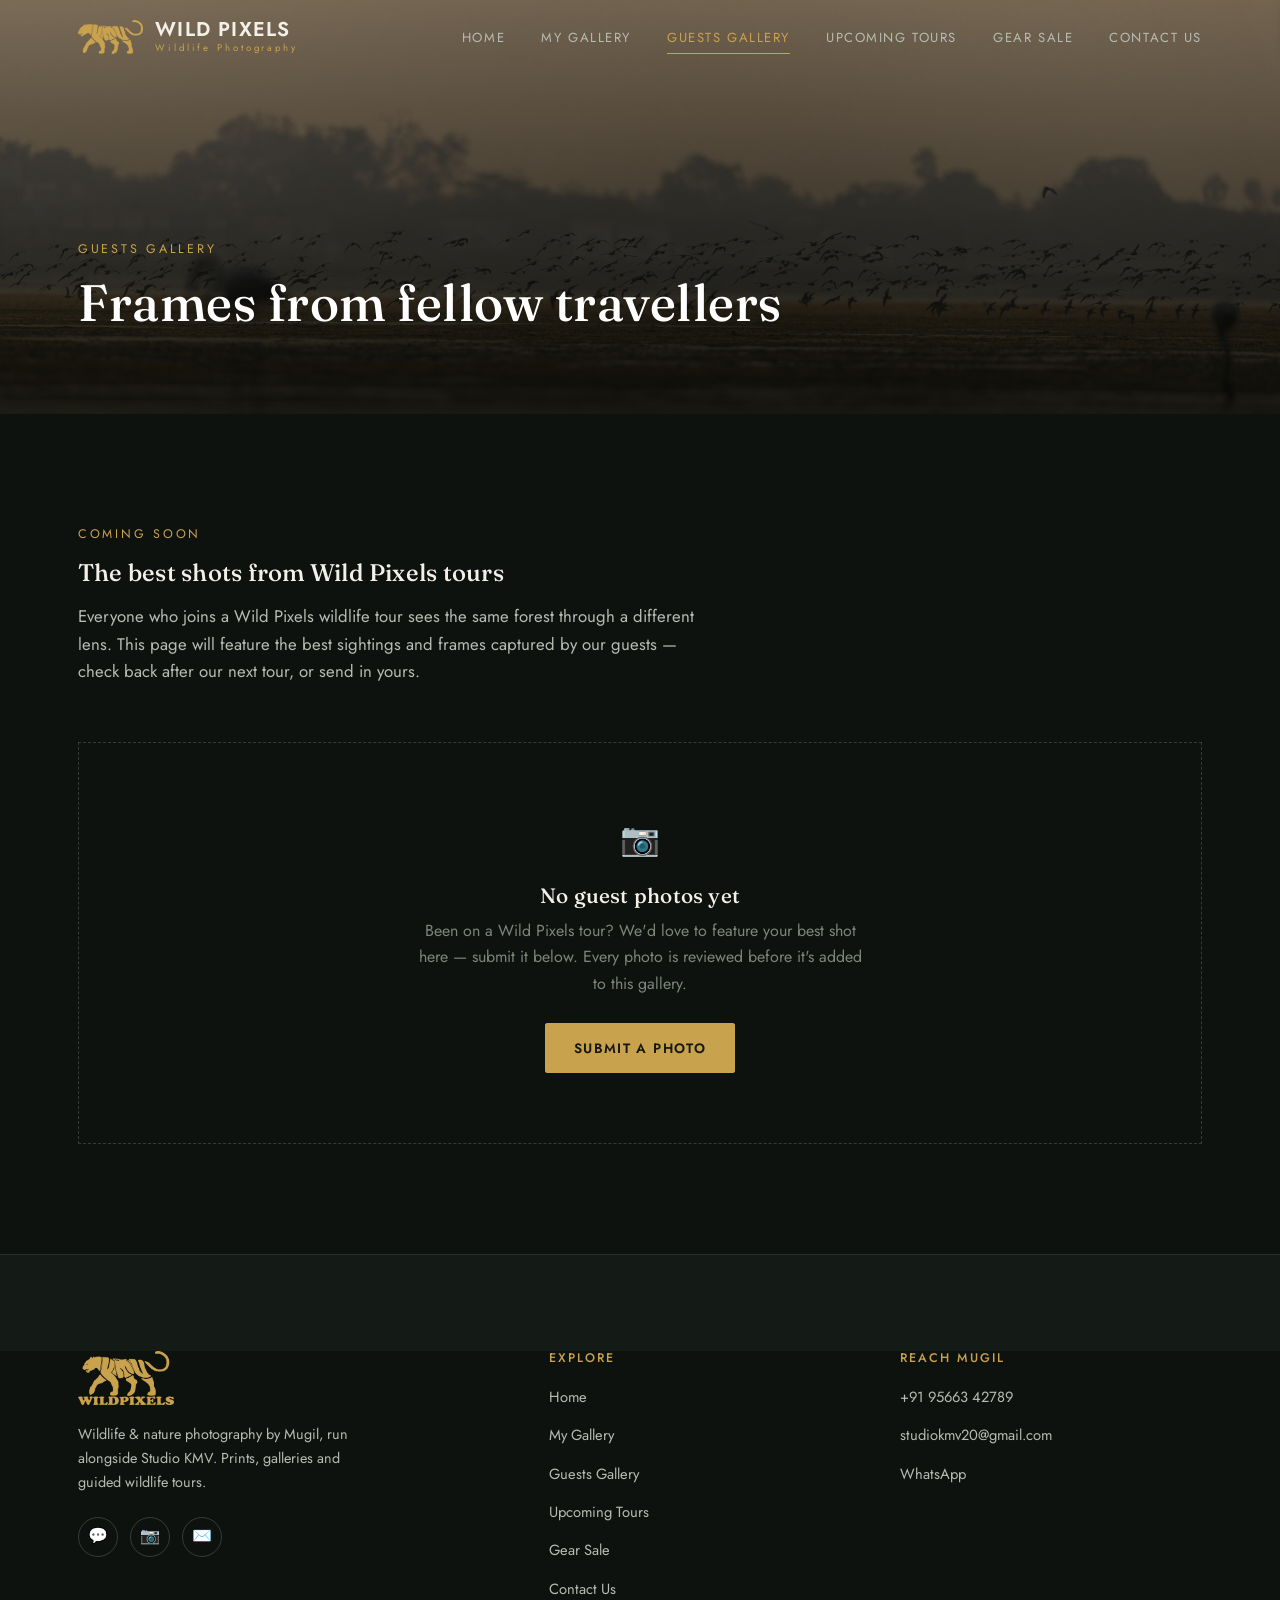
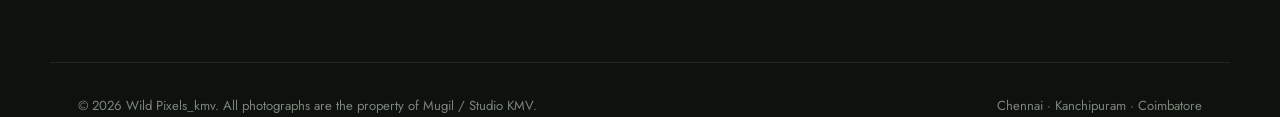
<file: guests.html>
<!DOCTYPE html>
<html lang="en">
<head>
<meta charset="UTF-8">
<meta name="viewport" content="width=device-width, initial-scale=1.0">
<title>Guests Gallery — Wild Pixels_kmv</title>
<meta name="description" content="Photographs from Wild Pixels_kmv wildlife tour guests, coming soon.">
<meta property="og:type" content="website">
<meta property="og:site_name" content="Wild Pixels">
<meta property="og:title" content="Guests Gallery — Wild Pixels_kmv">
<meta property="og:description" content="Photographs from Wild Pixels_kmv wildlife tour guests, coming soon.">
<meta property="og:url" content="https://pradeepmurthy1992.github.io/Mugil_wildpixels/guests.html">
<meta property="og:image" content="https://pradeepmurthy1992.github.io/Mugil_wildpixels/assets/img/community/tadoba-gate-group.jpg">
<meta property="og:image:width" content="1200">
<meta name="twitter:card" content="summary_large_image">
<meta name="twitter:title" content="Guests Gallery — Wild Pixels_kmv">
<meta name="twitter:description" content="Photographs from Wild Pixels_kmv wildlife tour guests, coming soon.">
<meta name="twitter:image" content="https://pradeepmurthy1992.github.io/Mugil_wildpixels/assets/img/community/tadoba-gate-group.jpg">
<link rel="icon" type="image/png" sizes="32x32" href="assets/brand/favicon-32.png">
<link rel="icon" type="image/png" sizes="48x48" href="assets/brand/favicon-48.png">
<link rel="apple-touch-icon" sizes="180x180" href="assets/brand/favicon-180.png">
<link rel="preconnect" href="https://fonts.googleapis.com">
<link rel="preconnect" href="https://fonts.gstatic.com" crossorigin>
<link href="https://fonts.googleapis.com/css2?family=Fraunces:opsz,wght@9..144,400;9..144,500;9..144,600&family=Jost:wght@400;500;600&display=swap" rel="stylesheet">
<link rel="stylesheet" href="css/style.css">
</head>
<body>

<header class="site-header">
  <div class="container nav-inner">
    <a href="index.html" class="brand">
      <img class="brand-mark" src="assets/brand/logo-mark-gold.png" alt="">
      <span class="brand-text">
        <span class="brand-main">Wild Pixels</span>
        <span class="brand-sub">Wildlife Photography</span>
      </span>
    </a>
    <nav>
      <ul class="nav-links">
        <li><a href="index.html">Home</a></li>
        <li><a href="gallery.html">My Gallery</a></li>
        <li><a href="guests.html" class="active">Guests Gallery</a></li>
        <li><a href="tours.html">Upcoming Tours</a></li>
        <li><a href="gear.html">Gear Sale</a></li>
        <li><a href="contact.html">Contact Us</a></li>
      </ul>
    </nav>
    <button class="nav-toggle" aria-label="Toggle menu"><span></span><span></span><span></span></button>
  </div>
</header>

<section class="page-hero" data-random-hero style="background-image:url('assets/img/flamingo-flock-sunrise.jpg')">
  <div class="container hero-inner">
    <span class="eyebrow reveal in">Guests Gallery</span>
    <h1 class="reveal in">Frames from fellow travellers</h1>
  </div>
</section>

<section class="section">
  <div class="container">
    <div class="section-head guest-intro reveal">
      <span class="eyebrow">Coming Soon</span>
      <h2>The best shots from Wild Pixels tours</h2>
      <p class="lede">Everyone who joins a Wild Pixels wildlife tour sees the same forest through a different lens. This page will feature the best sightings and frames captured by our guests — check back after our next tour, or send in yours.</p>
    </div>

    <div class="empty-state reveal">
      <div class="icon">📷</div>
      <h3>No guest photos yet</h3>
      <p>Been on a Wild Pixels tour? We'd love to feature your best shot here — submit it below. Every photo is reviewed before it's added to this gallery.</p>
      <a href="submit.html" class="btn btn-primary">Submit a Photo</a>
    </div>
  </div>
</section>

<footer class="site-footer" id="footer-include"></footer>
<script src="js/footer.js"></script>
<script src="js/main.js"></script>
</body>
</html>
</file>
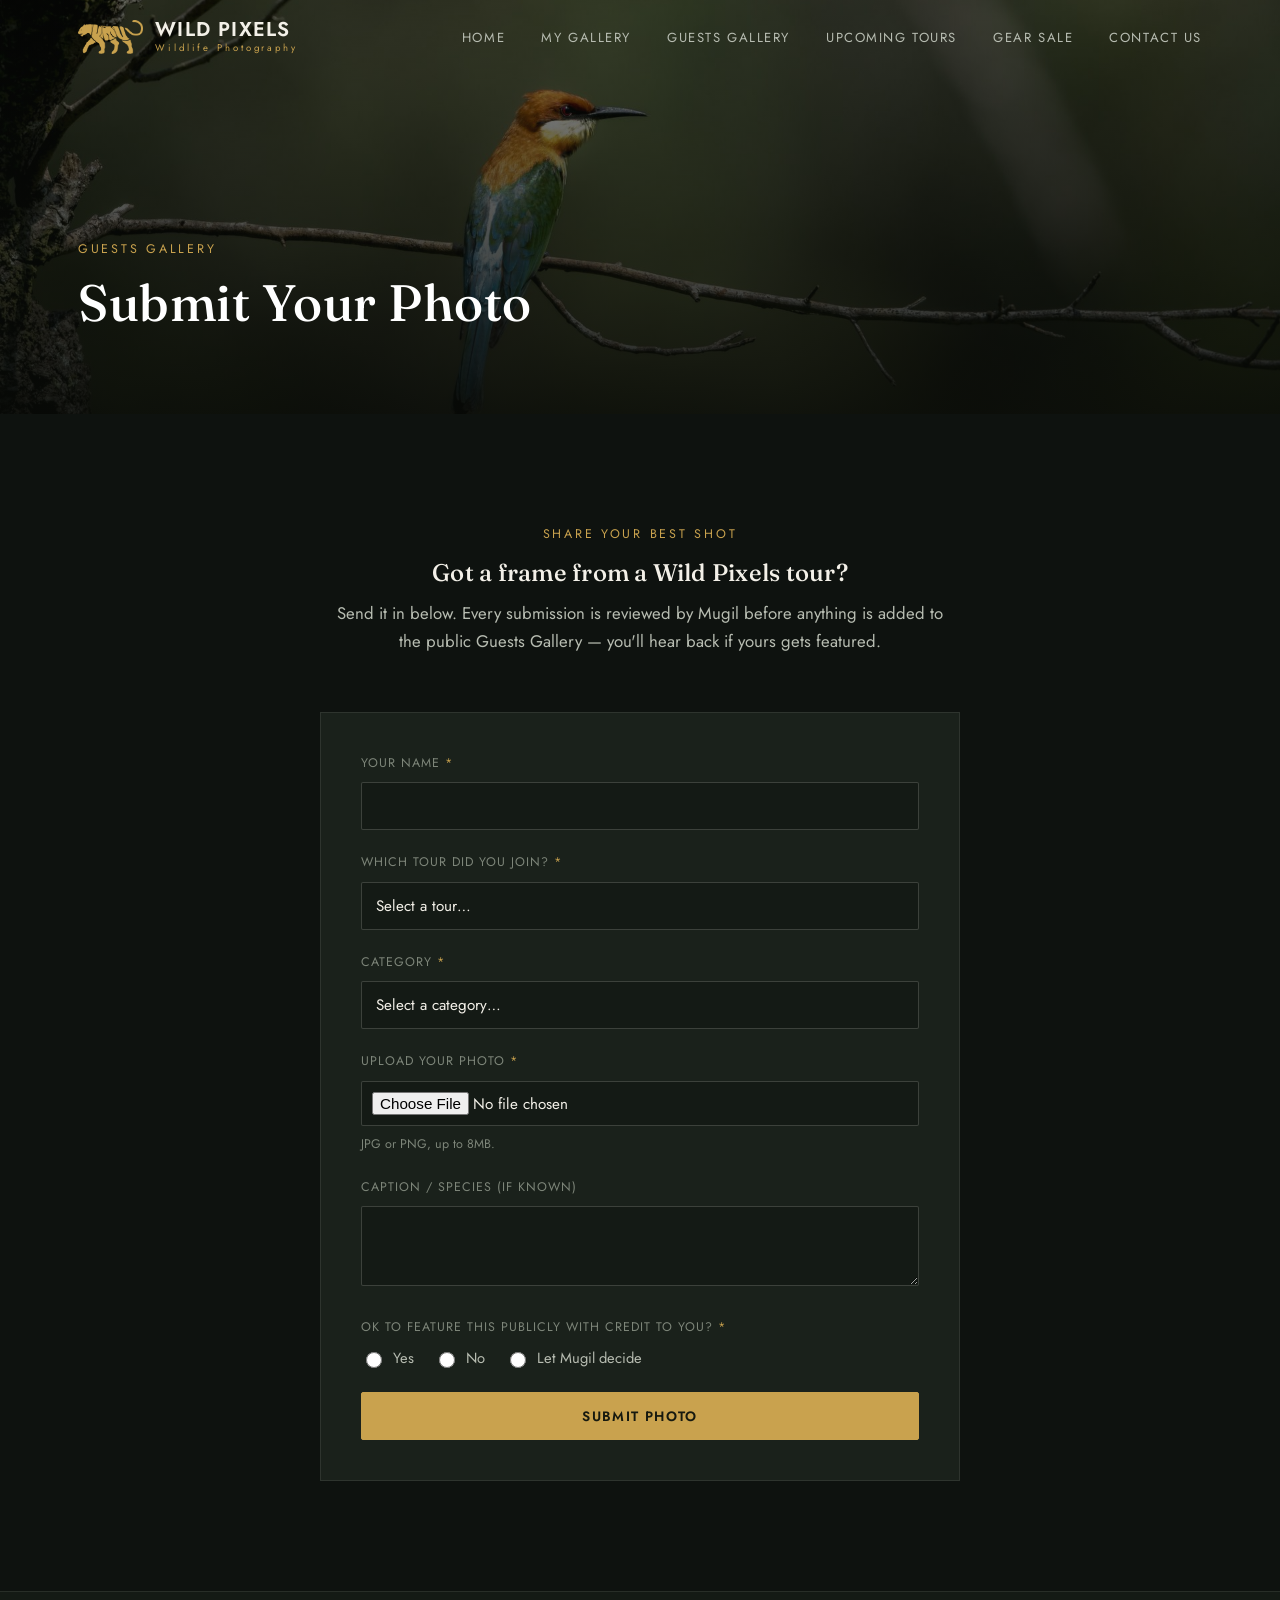
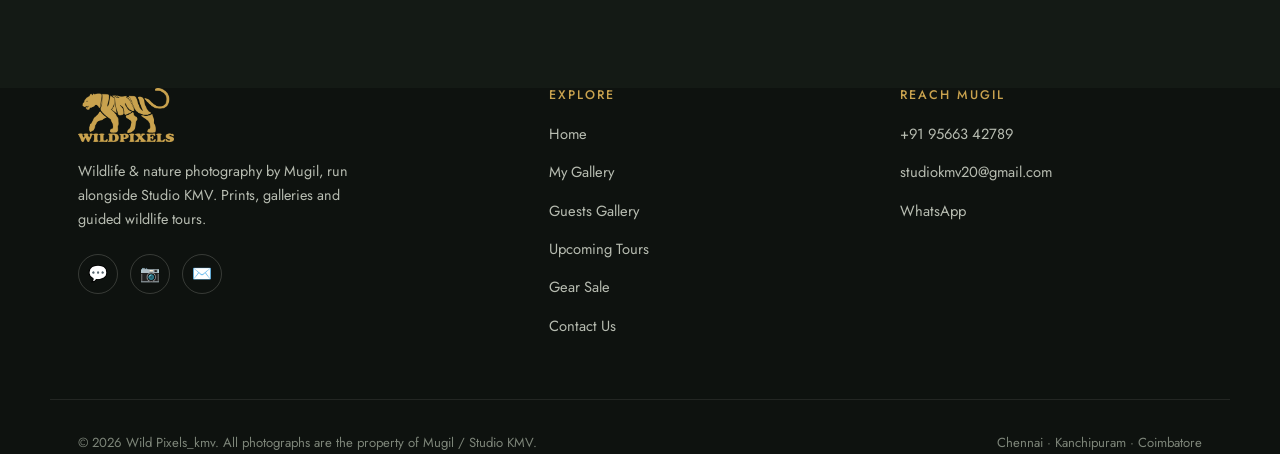
<file: submit.html>
<!DOCTYPE html>
<html lang="en">
<head>
<meta charset="UTF-8">
<meta name="viewport" content="width=device-width, initial-scale=1.0">
<title>Submit Your Photo — Wild Pixels_kmv</title>
<meta name="description" content="Submit your best shot from a Wild Pixels tour for the Guests Gallery. Every submission is reviewed before anything goes public.">
<meta property="og:type" content="website">
<meta property="og:site_name" content="Wild Pixels">
<meta property="og:title" content="Submit Your Photo — Wild Pixels_kmv">
<meta property="og:description" content="Submit your best shot from a Wild Pixels tour for the Guests Gallery. Every submission is reviewed before anything goes public.">
<meta property="og:url" content="https://pradeepmurthy1992.github.io/Mugil_wildpixels/submit.html">
<meta property="og:image" content="https://pradeepmurthy1992.github.io/Mugil_wildpixels/assets/img/dwarf-kingfisher-01.jpg">
<meta property="og:image:width" content="1200">
<meta name="twitter:card" content="summary_large_image">
<meta name="twitter:title" content="Submit Your Photo — Wild Pixels_kmv">
<meta name="twitter:description" content="Submit your best shot from a Wild Pixels tour for the Guests Gallery. Every submission is reviewed before anything goes public.">
<meta name="twitter:image" content="https://pradeepmurthy1992.github.io/Mugil_wildpixels/assets/img/dwarf-kingfisher-01.jpg">
<link rel="icon" type="image/png" sizes="32x32" href="assets/brand/favicon-32.png">
<link rel="icon" type="image/png" sizes="48x48" href="assets/brand/favicon-48.png">
<link rel="apple-touch-icon" sizes="180x180" href="assets/brand/favicon-180.png">
<link rel="preconnect" href="https://fonts.googleapis.com">
<link rel="preconnect" href="https://fonts.gstatic.com" crossorigin>
<link href="https://fonts.googleapis.com/css2?family=Fraunces:opsz,wght@9..144,400;9..144,500;9..144,600&family=Jost:wght@400;500;600&display=swap" rel="stylesheet">
<link rel="stylesheet" href="css/style.css">
</head>
<body>

<header class="site-header">
  <div class="container nav-inner">
    <a href="index.html" class="brand">
      <img class="brand-mark" src="assets/brand/logo-mark-gold.png" alt="">
      <span class="brand-text">
        <span class="brand-main">Wild Pixels</span>
        <span class="brand-sub">Wildlife Photography</span>
      </span>
    </a>
    <nav>
      <ul class="nav-links">
        <li><a href="index.html">Home</a></li>
        <li><a href="gallery.html">My Gallery</a></li>
        <li><a href="guests.html">Guests Gallery</a></li>
        <li><a href="tours.html">Upcoming Tours</a></li>
        <li><a href="gear.html">Gear Sale</a></li>
        <li><a href="contact.html">Contact Us</a></li>
      </ul>
    </nav>
    <button class="nav-toggle" aria-label="Toggle menu"><span></span><span></span><span></span></button>
  </div>
</header>

<section class="page-hero" data-random-hero style="background-image:url('assets/img/dwarf-kingfisher-01.jpg')">
  <div class="container hero-inner">
    <span class="eyebrow reveal in">Guests Gallery</span>
    <h1 class="reveal in">Submit Your Photo</h1>
  </div>
</section>

<section class="section">
  <div class="container">
    <div class="section-head center reveal">
      <span class="eyebrow">Share Your Best Shot</span>
      <h2>Got a frame from a Wild Pixels tour?</h2>
      <p class="lede" style="margin:14px auto 0;">Send it in below. Every submission is reviewed by Mugil before anything is added to the public Guests Gallery — you'll hear back if yours gets featured.</p>
    </div>

    <form id="guest-submit-form" class="form-card reveal" novalidate>
      <div class="form-group">
        <label for="f-name">Your Name <span class="req">*</span></label>
        <input type="text" id="f-name" name="name" required>
      </div>

      <div class="form-group">
        <label for="f-tour">Which Tour Did You Join? <span class="req">*</span></label>
        <select id="f-tour" name="tour" required>
          <option value="" disabled selected>Select a tour…</option>
          <option value="Munnar Macro Expedition">Munnar Macro Expedition</option>
          <option value="Tadoba Tiger Country">Tadoba Tiger Country</option>
          <option value="Other / Personal Sighting">Other / Personal Sighting</option>
        </select>
      </div>

      <div class="form-group">
        <label for="f-category">Category <span class="req">*</span></label>
        <select id="f-category" name="category" required>
          <option value="" disabled selected>Select a category…</option>
          <option value="Big Cats">Big Cats</option>
          <option value="Birds of Prey">Birds of Prey</option>
          <option value="Kingfishers & Bee-eaters">Kingfishers &amp; Bee-eaters</option>
          <option value="Waterbirds">Waterbirds</option>
          <option value="Songbirds">Songbirds</option>
          <option value="Insects & Others">Insects &amp; Others</option>
          <option value="Other">Other</option>
        </select>
      </div>

      <div class="form-group">
        <label for="f-photo">Upload Your Photo <span class="req">*</span></label>
        <input type="file" id="f-photo" name="photo" accept="image/*" required>
        <p class="form-hint">JPG or PNG, up to 8MB.</p>
      </div>

      <div class="form-group">
        <label for="f-caption">Caption / Species (if known)</label>
        <textarea id="f-caption" name="caption"></textarea>
      </div>

      <div class="form-group">
        <label>OK to feature this publicly with credit to you? <span class="req">*</span></label>
        <div class="radio-row">
          <label><input type="radio" name="consent" value="Yes" required> Yes</label>
          <label><input type="radio" name="consent" value="No" required> No</label>
          <label><input type="radio" name="consent" value="Let Mugil decide" required> Let Mugil decide</label>
        </div>
      </div>

      <button type="submit" class="btn btn-primary">Submit Photo</button>
      <div id="form-status" class="form-message"></div>
    </form>
  </div>
</section>

<footer class="site-footer" id="footer-include"></footer>
<script src="js/footer.js"></script>
<script src="js/main.js"></script>
<script src="js/submit.js"></script>
</body>
</html>
</file>
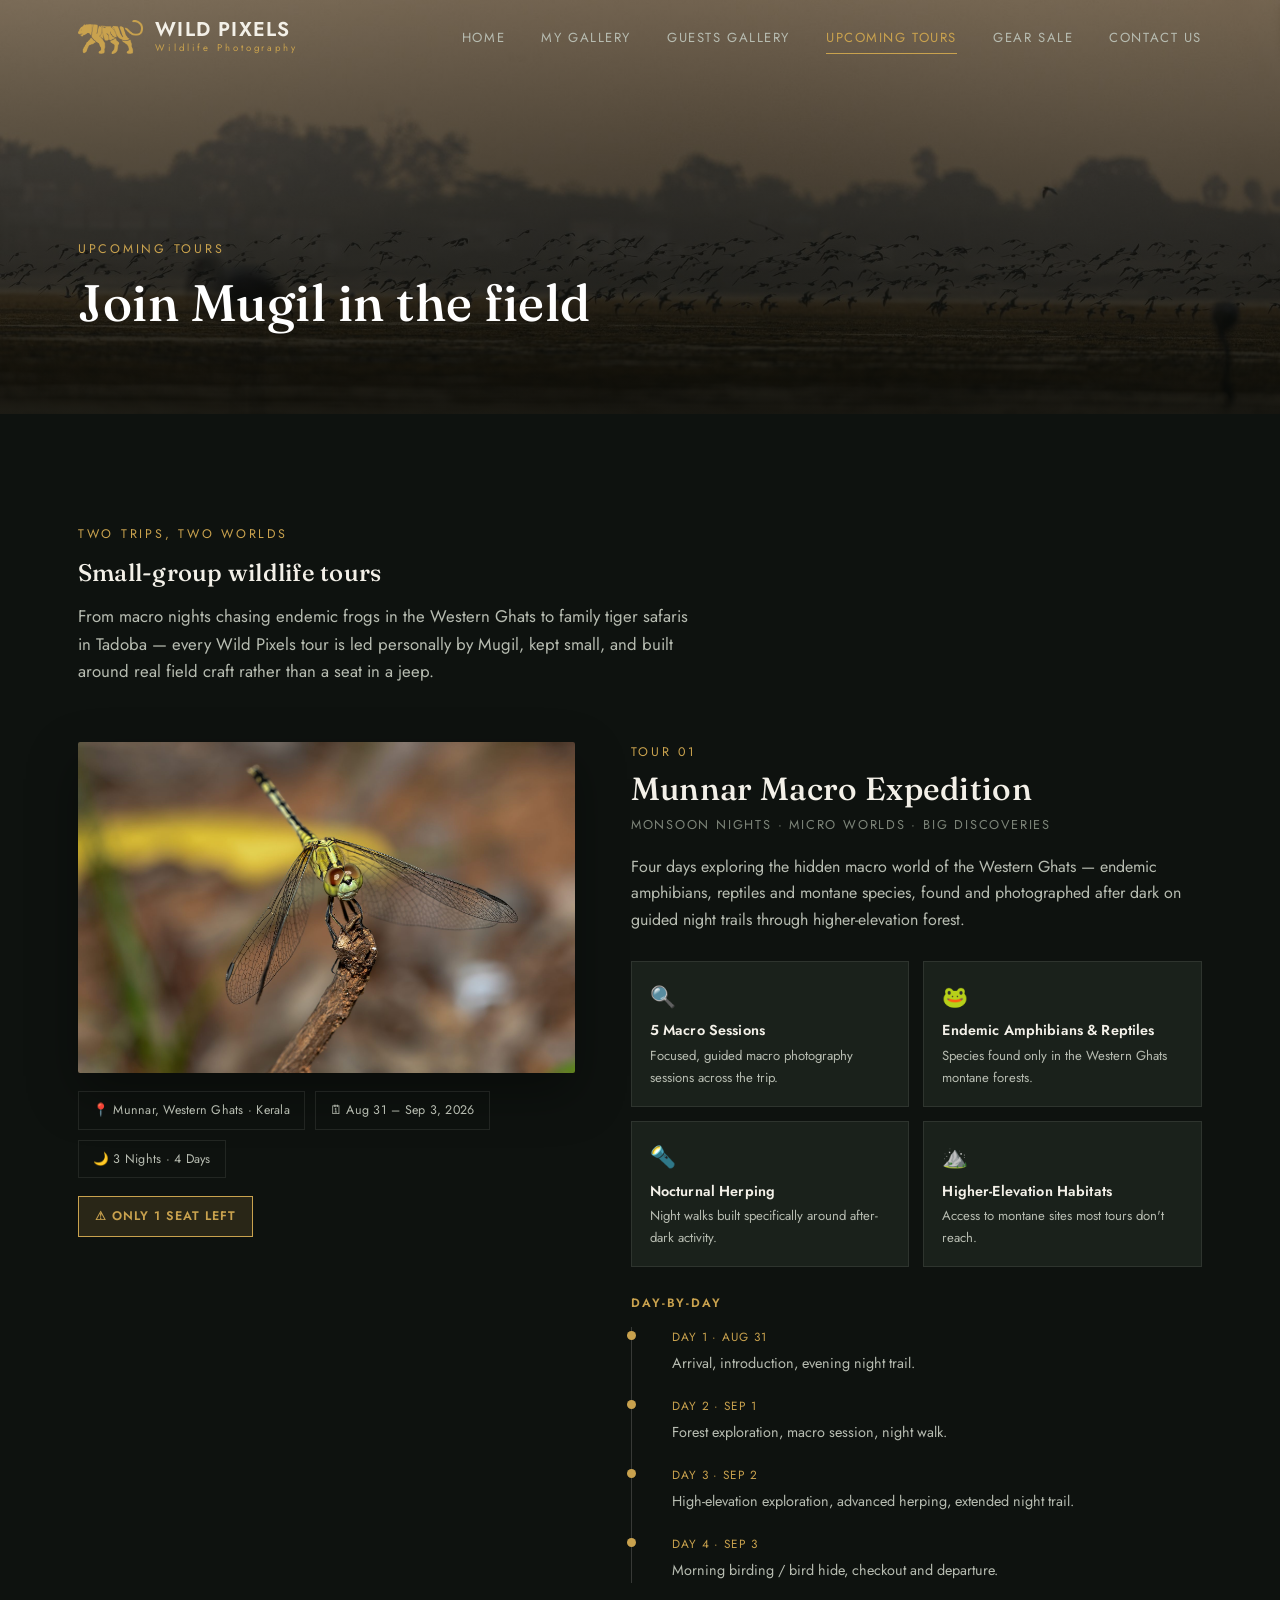
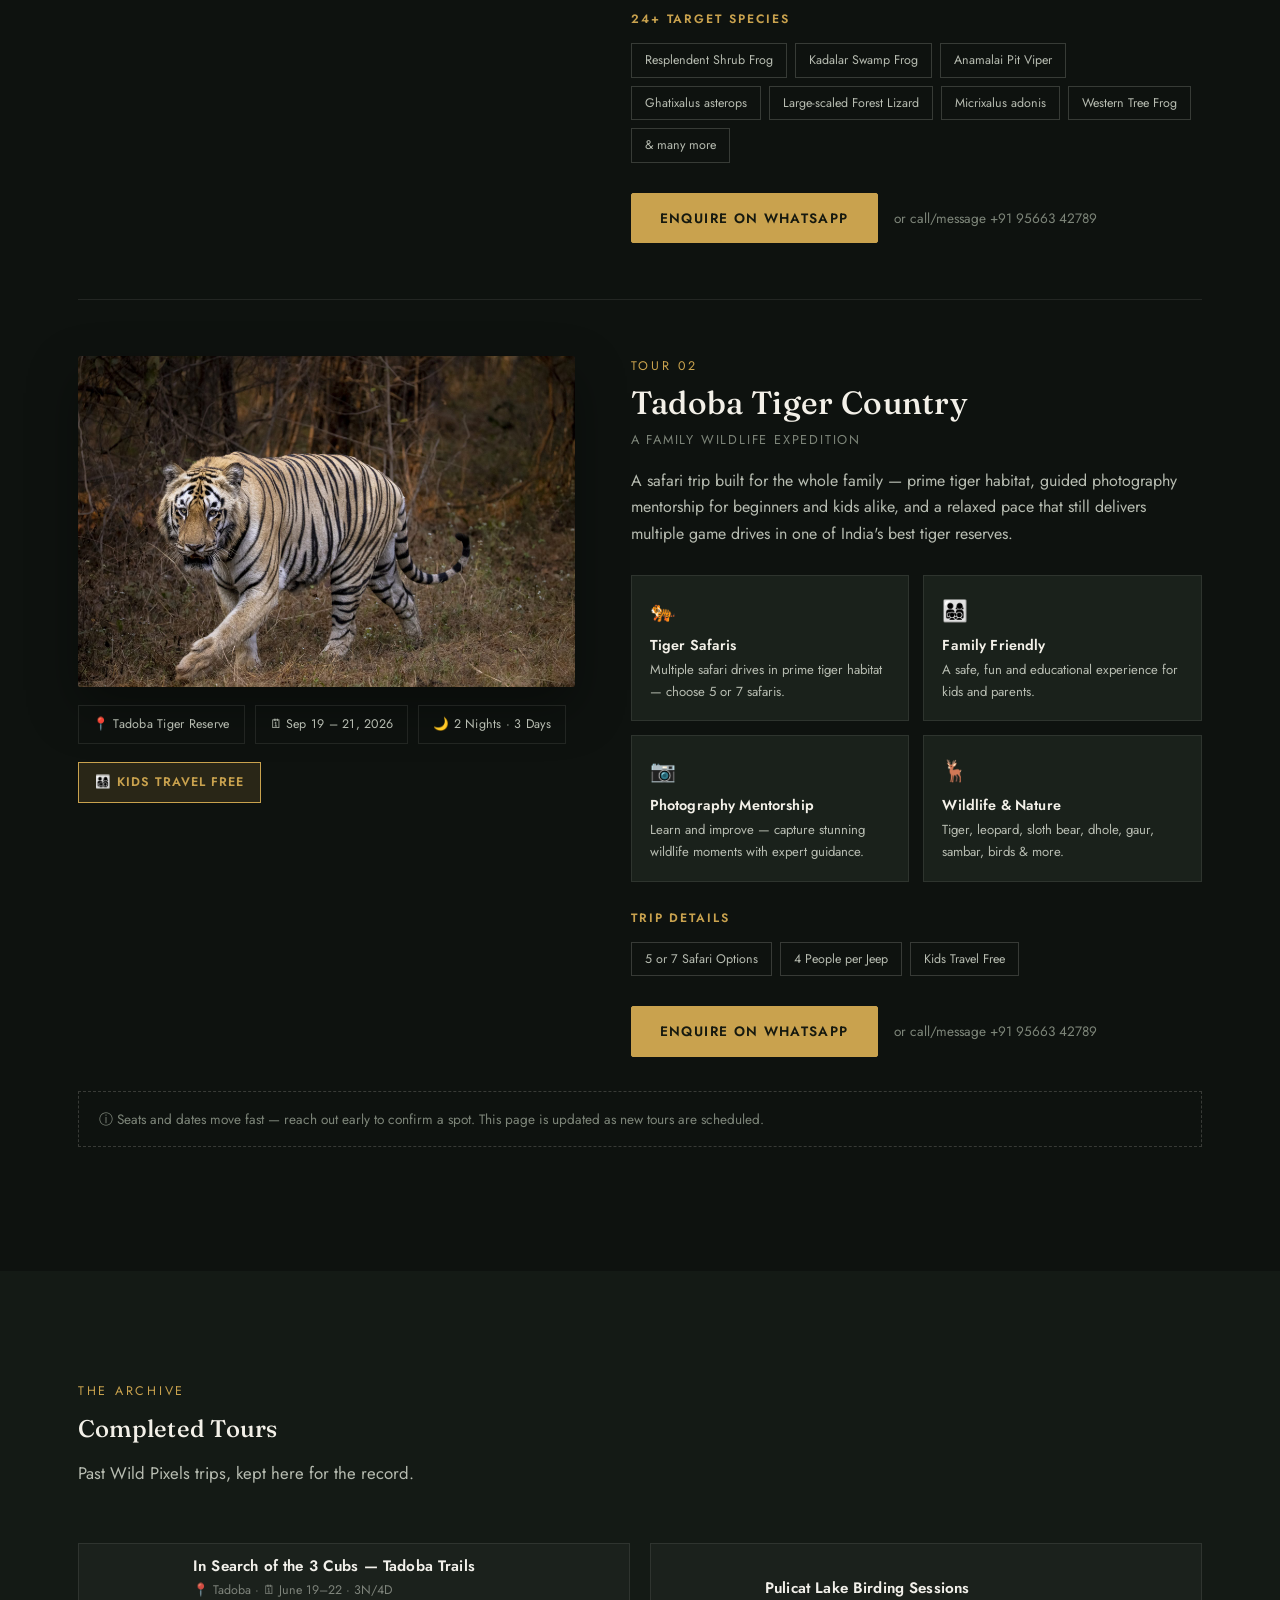
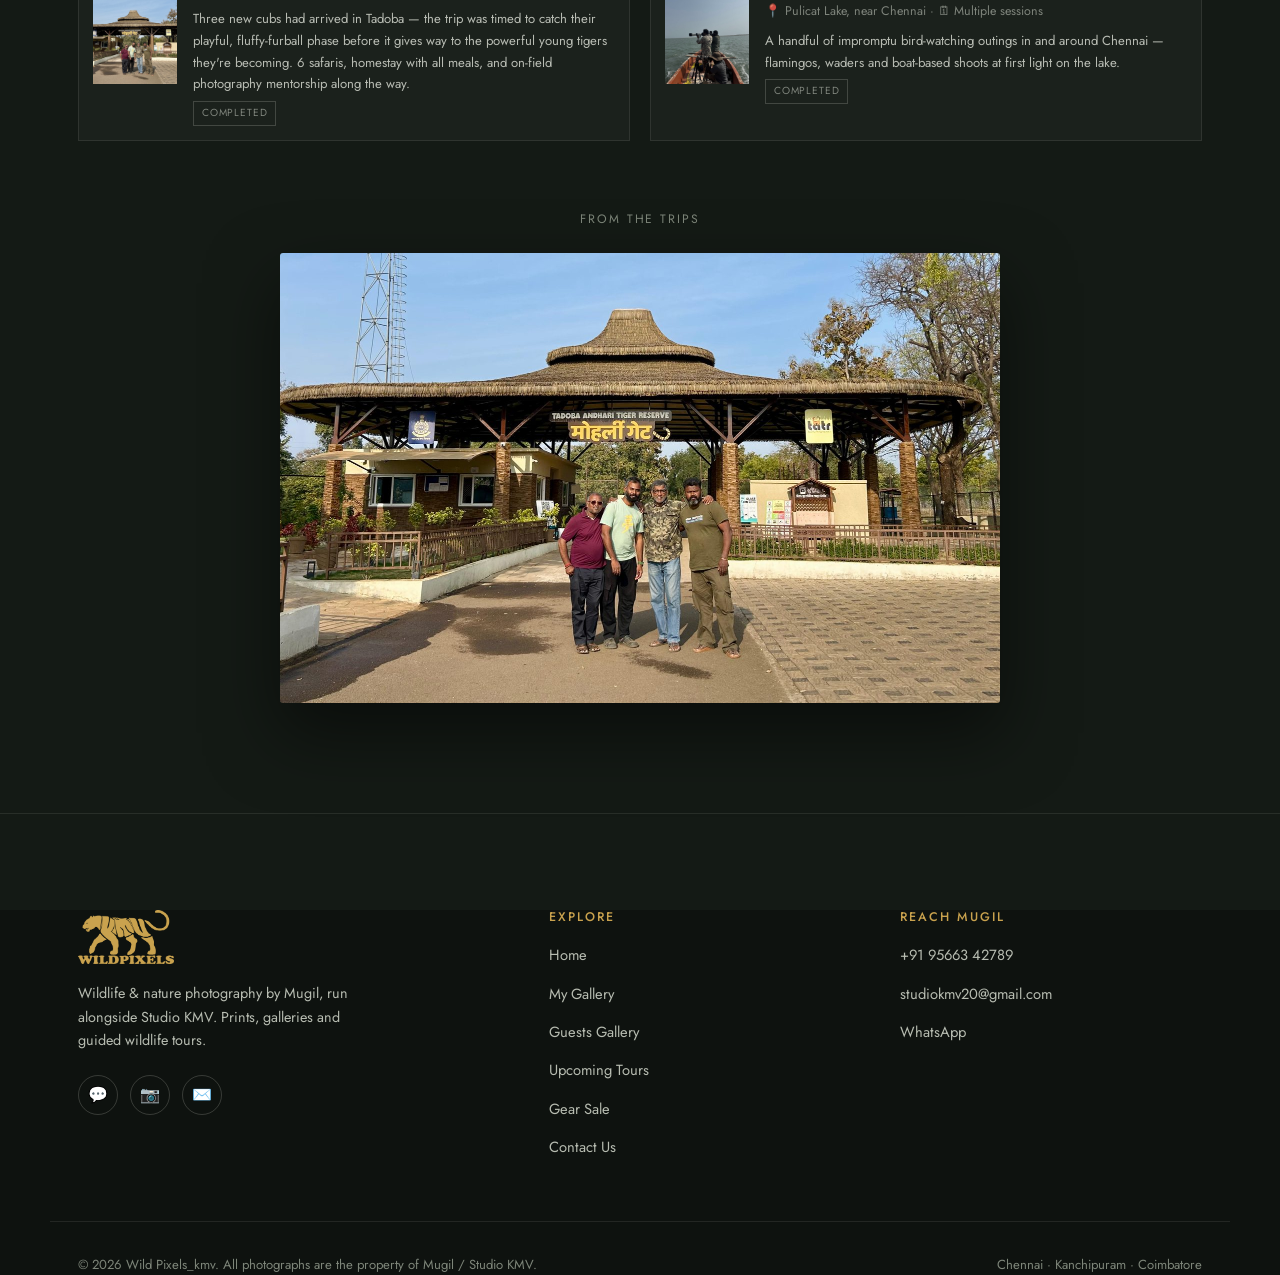
<file: tours.html>
<!DOCTYPE html>
<html lang="en">
<head>
<meta charset="UTF-8">
<meta name="viewport" content="width=device-width, initial-scale=1.0">
<title>Upcoming Tours — Wild Pixels_kmv</title>
<meta name="description" content="Upcoming wildlife photography tours led by Mugil — Munnar Macro Expedition and Tadoba Tiger Country. Dates, itineraries and how to book.">
<meta property="og:type" content="website">
<meta property="og:site_name" content="Wild Pixels">
<meta property="og:title" content="Upcoming Tours — Wild Pixels_kmv">
<meta property="og:description" content="Upcoming wildlife photography tours led by Mugil — Munnar Macro Expedition and Tadoba Tiger Country. Dates, itineraries and how to book.">
<meta property="og:url" content="https://pradeepmurthy1992.github.io/Mugil_wildpixels/tours.html">
<meta property="og:image" content="https://pradeepmurthy1992.github.io/Mugil_wildpixels/assets/img/tiger-forest-track.jpg">
<meta property="og:image:width" content="1200">
<meta name="twitter:card" content="summary_large_image">
<meta name="twitter:title" content="Upcoming Tours — Wild Pixels_kmv">
<meta name="twitter:description" content="Upcoming wildlife photography tours led by Mugil — Munnar Macro Expedition and Tadoba Tiger Country. Dates, itineraries and how to book.">
<meta name="twitter:image" content="https://pradeepmurthy1992.github.io/Mugil_wildpixels/assets/img/tiger-forest-track.jpg">
<link rel="icon" type="image/png" sizes="32x32" href="assets/brand/favicon-32.png">
<link rel="icon" type="image/png" sizes="48x48" href="assets/brand/favicon-48.png">
<link rel="apple-touch-icon" sizes="180x180" href="assets/brand/favicon-180.png">
<link rel="preconnect" href="https://fonts.googleapis.com">
<link rel="preconnect" href="https://fonts.gstatic.com" crossorigin>
<link href="https://fonts.googleapis.com/css2?family=Fraunces:opsz,wght@9..144,400;9..144,500;9..144,600&family=Jost:wght@400;500;600&display=swap" rel="stylesheet">
<link rel="stylesheet" href="css/style.css">
</head>
<body>

<header class="site-header">
  <div class="container nav-inner">
    <a href="index.html" class="brand">
      <img class="brand-mark" src="assets/brand/logo-mark-gold.png" alt="">
      <span class="brand-text">
        <span class="brand-main">Wild Pixels</span>
        <span class="brand-sub">Wildlife Photography</span>
      </span>
    </a>
    <nav>
      <ul class="nav-links">
        <li><a href="index.html">Home</a></li>
        <li><a href="gallery.html">My Gallery</a></li>
        <li><a href="guests.html">Guests Gallery</a></li>
        <li><a href="tours.html" class="active">Upcoming Tours</a></li>
        <li><a href="gear.html">Gear Sale</a></li>
        <li><a href="contact.html">Contact Us</a></li>
      </ul>
    </nav>
    <button class="nav-toggle" aria-label="Toggle menu"><span></span><span></span><span></span></button>
  </div>
</header>

<section class="page-hero" data-random-hero style="background-image:url('assets/img/tiger-golden-light.jpg')">
  <div class="container hero-inner">
    <span class="eyebrow reveal in">Upcoming Tours</span>
    <h1 class="reveal in">Join Mugil in the field</h1>
  </div>
</section>

<section class="section">
  <div class="container">
    <div class="section-head reveal">
      <span class="eyebrow">Two Trips, Two Worlds</span>
      <h2>Small-group wildlife tours</h2>
      <p class="lede">From macro nights chasing endemic frogs in the Western Ghats to family tiger safaris in Tadoba — every Wild Pixels tour is led personally by Mugil, kept small, and built around real field craft rather than a seat in a jeep.</p>
    </div>

    <!-- TOUR 1: MUNNAR MACRO EXPEDITION -->
    <article class="tour-detail reveal">
      <div class="tour-detail-media">
        <img src="assets/img/dragonfly-twig.jpg" alt="Macro photography — dragonfly on a twig">
        <div class="tour-detail-badges">
          <span class="badge">📍 Munnar, Western Ghats · Kerala</span>
          <span class="badge">🗓 Aug 31 – Sep 3, 2026</span>
          <span class="badge">🌙 3 Nights · 4 Days</span>
        </div>
        <div class="seat-badge">⚠ Only 1 Seat Left</div>
      </div>
      <div class="tour-detail-body">
        <span class="eyebrow">Tour 01</span>
        <h2>Munnar Macro Expedition</h2>
        <span class="tagline">Monsoon Nights · Micro Worlds · Big Discoveries</span>
        <p class="intro">Four days exploring the hidden macro world of the Western Ghats — endemic amphibians, reptiles and montane species, found and photographed after dark on guided night trails through higher-elevation forest.</p>

        <div class="feature-grid">
          <div class="feature-card">
            <span class="ic">🔍</span>
            <h4>5 Macro Sessions</h4>
            <p>Focused, guided macro photography sessions across the trip.</p>
          </div>
          <div class="feature-card">
            <span class="ic">🐸</span>
            <h4>Endemic Amphibians &amp; Reptiles</h4>
            <p>Species found only in the Western Ghats montane forests.</p>
          </div>
          <div class="feature-card">
            <span class="ic">🔦</span>
            <h4>Nocturnal Herping</h4>
            <p>Night walks built specifically around after-dark activity.</p>
          </div>
          <div class="feature-card">
            <span class="ic">⛰️</span>
            <h4>Higher-Elevation Habitats</h4>
            <p>Access to montane sites most tours don't reach.</p>
          </div>
        </div>

        <div class="itinerary">
          <h4 class="block-label">Day-by-Day</h4>
          <ul class="itinerary-list">
            <li>
              <span class="day-label">Day 1 · Aug 31</span>
              <span class="day-desc">Arrival, introduction, evening night trail.</span>
            </li>
            <li>
              <span class="day-label">Day 2 · Sep 1</span>
              <span class="day-desc">Forest exploration, macro session, night walk.</span>
            </li>
            <li>
              <span class="day-label">Day 3 · Sep 2</span>
              <span class="day-desc">High-elevation exploration, advanced herping, extended night trail.</span>
            </li>
            <li>
              <span class="day-label">Day 4 · Sep 3</span>
              <span class="day-desc">Morning birding / bird hide, checkout and departure.</span>
            </li>
          </ul>
        </div>

        <div class="species-block">
          <h4 class="block-label">24+ Target Species</h4>
          <div class="species-chips">
            <span class="chip">Resplendent Shrub Frog</span>
            <span class="chip">Kadalar Swamp Frog</span>
            <span class="chip">Anamalai Pit Viper</span>
            <span class="chip">Ghatixalus asterops</span>
            <span class="chip">Large-scaled Forest Lizard</span>
            <span class="chip">Micrixalus adonis</span>
            <span class="chip">Western Tree Frog</span>
            <span class="chip">&amp; many more</span>
          </div>
        </div>

        <div class="tour-detail-cta">
          <a href="https://wa.me/919566342789?text=Hi%20Mugil%2C%20I%27m%20interested%20in%20the%20Munnar%20Macro%20Expedition%20(Aug%2031%E2%80%93Sep%203)." target="_blank" rel="noopener" class="btn btn-primary">Enquire on WhatsApp</a>
          <span class="contact-hint">or call/message +91 95663 42789</span>
        </div>
      </div>
    </article>

    <!-- TOUR 2: TADOBA TIGER COUNTRY -->
    <article class="tour-detail reveal">
      <div class="tour-detail-media">
        <img src="assets/img/tiger-golden-light.jpg" alt="Tiger in golden light, Tadoba">
        <div class="tour-detail-badges">
          <span class="badge">📍 Tadoba Tiger Reserve</span>
          <span class="badge">🗓 Sep 19 – 21, 2026</span>
          <span class="badge">🌙 2 Nights · 3 Days</span>
        </div>
        <div class="seat-badge">👨‍👩‍👧‍👦 Kids Travel Free</div>
      </div>
      <div class="tour-detail-body">
        <span class="eyebrow">Tour 02</span>
        <h2>Tadoba Tiger Country</h2>
        <span class="tagline">A Family Wildlife Expedition</span>
        <p class="intro">A safari trip built for the whole family — prime tiger habitat, guided photography mentorship for beginners and kids alike, and a relaxed pace that still delivers multiple game drives in one of India's best tiger reserves.</p>

        <div class="feature-grid">
          <div class="feature-card">
            <span class="ic">🐅</span>
            <h4>Tiger Safaris</h4>
            <p>Multiple safari drives in prime tiger habitat — choose 5 or 7 safaris.</p>
          </div>
          <div class="feature-card">
            <span class="ic">👨‍👩‍👧‍👦</span>
            <h4>Family Friendly</h4>
            <p>A safe, fun and educational experience for kids and parents.</p>
          </div>
          <div class="feature-card">
            <span class="ic">📷</span>
            <h4>Photography Mentorship</h4>
            <p>Learn and improve — capture stunning wildlife moments with expert guidance.</p>
          </div>
          <div class="feature-card">
            <span class="ic">🦌</span>
            <h4>Wildlife &amp; Nature</h4>
            <p>Tiger, leopard, sloth bear, dhole, gaur, sambar, birds &amp; more.</p>
          </div>
        </div>

        <div class="species-block">
          <h4 class="block-label">Trip Details</h4>
          <div class="species-chips">
            <span class="chip">5 or 7 Safari Options</span>
            <span class="chip">4 People per Jeep</span>
            <span class="chip">Kids Travel Free</span>
          </div>
        </div>

        <div class="tour-detail-cta">
          <a href="https://wa.me/919566342789?text=Hi%20Mugil%2C%20I%27m%20interested%20in%20the%20Tadoba%20Tiger%20Country%20family%20trip%20(Sep%2019%E2%80%9321)." target="_blank" rel="noopener" class="btn btn-primary">Enquire on WhatsApp</a>
          <span class="contact-hint">or call/message +91 95663 42789</span>
        </div>
      </div>
    </article>

    <p class="tours-note">ⓘ Seats and dates move fast — reach out early to confirm a spot. This page is updated as new tours are scheduled.</p>
  </div>
</section>

<!-- COMPLETED TOURS ARCHIVE -->
<section class="section section-alt">
  <div class="container">
    <div class="section-head reveal">
      <span class="eyebrow">The Archive</span>
      <h2>Completed Tours</h2>
      <p class="lede">Past Wild Pixels trips, kept here for the record.</p>
    </div>

    <div class="archive-grid">
      <div class="archive-card reveal">
        <div class="archive-media"><img src="assets/img/community/tadoba-gate-group.jpg" alt="In Search of the 3 Cubs — Tadoba Trails"></div>
        <div class="archive-body">
          <h4>In Search of the 3 Cubs — Tadoba Trails</h4>
          <div class="archive-meta">📍 Tadoba · 🗓 June 19–22 · 3N/4D</div>
          <p class="archive-desc">Three new cubs had arrived in Tadoba — the trip was timed to catch their playful, fluffy-furball phase before it gives way to the powerful young tigers they're becoming. 6 safaris, homestay with all meals, and on-field photography mentorship along the way.</p>
          <span class="archive-badge">Completed</span>
        </div>
      </div>

      <div class="archive-card reveal">
        <div class="archive-media"><img src="assets/img/community/boat-shoot-pulicat.jpg" alt="Pulicat Lake Birding Sessions"></div>
        <div class="archive-body">
          <h4>Pulicat Lake Birding Sessions</h4>
          <div class="archive-meta">📍 Pulicat Lake, near Chennai · 🗓 Multiple sessions</div>
          <p class="archive-desc">A handful of impromptu bird-watching outings in and around Chennai — flamingos, waders and boat-based shoots at first light on the lake.</p>
          <span class="archive-badge">Completed</span>
        </div>
      </div>
    </div>

    <!--
      COMPLETED TOUR CARD TEMPLATE — copy this block into the
      .archive-grid above to archive another finished tour:

      <div class="archive-card">
        <div class="archive-media"><img src="assets/img/tiger-golden-light.jpg" alt="Tour name"></div>
        <div class="archive-body">
          <h4>Tour Name</h4>
          <div class="archive-meta">📍 Location · 🗓 Date range</div>
          <p class="archive-desc">Optional one/two-line description.</p>
          <span class="archive-badge">Completed</span>
        </div>
      </div>
    -->

    <!-- FLOATING TRIP SNIPPETS SLIDESHOW -->
    <div class="trip-snippets reveal">
      <p class="snippets-label">From the Trips</p>
      <div class="snippet-slideshow">
        <img src="assets/img/community/tadoba-gate-group.jpg" alt="At the Tadoba Andhari Tiger Reserve gate">
        <img src="assets/img/community/walk-04-group.jpg" alt="Wild Pixels Walk #4">
        <img src="assets/img/community/boat-shoot-pulicat.jpg" alt="Shooting from a boat at Pulicat Lake">
        <img src="assets/img/community/forest-trail-group.jpg" alt="On a forest trail">
        <img src="assets/img/community/wetland-group.jpg" alt="At the wetland">
        <img src="assets/img/community/lakeside-group.jpg" alt="Lakeside, near the hills">
        <img src="assets/img/community/grassland-selfie-group.jpg" alt="Grassland at first light">
        <img src="assets/img/community/roadside-group.jpg" alt="Roadside stop, gear in hand">
      </div>
    </div>
  </div>
</section>

<footer class="site-footer" id="footer-include"></footer>
<script src="js/footer.js"></script>
<script src="js/main.js"></script>
</body>
</html>
</file>
<file: css/style.css>
/* ============================================================
   Wild Pixels_kmv — Wildlife & Nature Photography
   ============================================================ */

:root {
  --bg: #0e120f;
  --bg-alt: #141a15;
  --surface: #1a211b;
  --surface-2: #202822;
  --text: #f3f0e8;
  --text-muted: #b7bcb1;
  --text-faint: #7d8579;
  --accent: #c9a24e;
  --accent-soft: rgba(201, 162, 78, 0.14);
  --verify: #8fd19e;
  --border: rgba(243, 240, 232, 0.09);
  --border-strong: rgba(243, 240, 232, 0.18);
  --shadow: 0 20px 50px rgba(0, 0, 0, 0.35);
  --serif: "Fraunces", "Georgia", serif;
  --sans: "Jost", "Segoe UI", sans-serif;
  --maxw: clamp(1180px, 80vw, 1440px);
}

* { box-sizing: border-box; }
html { scroll-behavior: smooth; }

body {
  margin: 0;
  background: var(--bg);
  color: var(--text);
  font-family: var(--sans);
  font-size: 16px;
  line-height: 1.65;
  -webkit-font-smoothing: antialiased;
}

img { max-width: 100%; display: block; }

h1, h2, h3, h4 {
  font-family: var(--serif);
  font-weight: 500;
  line-height: 1.15;
  margin: 0 0 0.5em;
  letter-spacing: 0.01em;
}

a { color: inherit; text-decoration: none; }

.container {
  max-width: var(--maxw);
  margin: 0 auto;
  padding: 0 28px;
}

.eyebrow {
  display: block;
  font-family: var(--sans);
  font-size: 0.78rem;
  letter-spacing: 0.22em;
  text-transform: uppercase;
  color: var(--accent);
  margin-bottom: 14px;
}

.lede {
  color: var(--text-muted);
  font-size: 1.05rem;
  max-width: 62ch;
}

/* ---------- Buttons ---------- */
.btn {
  display: inline-flex;
  align-items: center;
  gap: 10px;
  padding: 13px 28px;
  border-radius: 2px;
  font-family: var(--sans);
  font-size: 0.85rem;
  letter-spacing: 0.1em;
  text-transform: uppercase;
  border: 1px solid var(--border-strong);
  transition: all 0.25s ease;
  cursor: pointer;
  background: transparent;
  color: var(--text);
}
.btn:hover { border-color: var(--accent); color: var(--accent); }
.btn-primary {
  background: var(--accent);
  border-color: var(--accent);
  color: #16190f;
  font-weight: 600;
}
.btn-primary:hover { background: #dbb562; border-color: #dbb562; color: #16190f; }
.btn-ghost-light {
  border-color: rgba(255,255,255,0.55);
  color: #fff;
}
.btn-ghost-light:hover { border-color: var(--accent); color: var(--accent); }

/* ---------- Nav ---------- */
.site-header {
  position: fixed;
  top: 0; left: 0; right: 0;
  z-index: 100;
  padding: 20px 0;
  transition: background 0.3s ease, padding 0.3s ease, box-shadow .3s ease;
}
.site-header.scrolled {
  background: rgba(14, 18, 15, 0.92);
  backdrop-filter: blur(10px);
  padding: 12px 0;
  box-shadow: 0 6px 24px rgba(0,0,0,0.25);
  border-bottom: 1px solid var(--border);
}
.nav-inner {
  display: flex;
  align-items: center;
  justify-content: space-between;
}
.brand {
  display: flex;
  align-items: center;
  gap: 12px;
  line-height: 1;
}
.brand .brand-mark {
  height: 34px;
  width: auto;
  display: block;
}
.brand .brand-text {
  display: flex;
  flex-direction: column;
}
.brand .brand-main {
  font-family: var(--sans);
  font-weight: 600;
  font-size: 1.25rem;
  letter-spacing: 0.06em;
  text-transform: uppercase;
  color: var(--text);
}
.brand .brand-sub {
  font-family: var(--sans);
  font-size: 0.6rem;
  letter-spacing: 0.3em;
  color: var(--accent);
  margin-top: 4px;
}
.nav-links {
  display: flex;
  gap: 36px;
  align-items: center;
  list-style: none;
  margin: 0; padding: 0;
}
.nav-links a {
  font-size: 0.82rem;
  letter-spacing: 0.12em;
  text-transform: uppercase;
  color: var(--text-muted);
  padding: 6px 0;
  border-bottom: 1px solid transparent;
  transition: color .2s ease, border-color .2s ease;
}
.nav-links a:hover,
.nav-links a.active { color: var(--accent); border-color: var(--accent); }

.nav-toggle {
  display: none;
  flex-direction: column;
  gap: 5px;
  background: none;
  border: none;
  cursor: pointer;
  padding: 6px;
}
.nav-toggle span {
  width: 24px; height: 2px; background: var(--text);
}

/* ---------- Hero ---------- */
.hero {
  position: relative;
  min-height: 100vh;
  display: flex;
  align-items: flex-end;
  background-size: cover;
  background-position: center;
  overflow: hidden;
}
.hero::after {
  content: "";
  position: absolute; inset: 0;
  background: linear-gradient(180deg, rgba(10,12,9,0.35) 0%, rgba(10,12,9,0.35) 40%, rgba(8,10,7,0.92) 100%);
}
.hero-inner {
  position: relative;
  z-index: 2;
  padding-bottom: 96px;
  width: 100%;
}
.hero .eyebrow { color: #e8cf8f; }
.hero h1 {
  font-size: clamp(2.6rem, 6vw, 4.6rem);
  color: #fff;
  max-width: 16ch;
}
.hero p {
  color: rgba(255,255,255,0.82);
  max-width: 52ch;
  font-size: 1.08rem;
  margin: 18px 0 34px;
}
.hero-actions { display: flex; gap: 16px; flex-wrap: wrap; }

.page-hero {
  position: relative;
  min-height: 46vh;
  display: flex;
  align-items: flex-end;
  background-size: cover;
  background-position: center;
}
.page-hero::after {
  content: "";
  position: absolute; inset: 0;
  background: linear-gradient(180deg, rgba(10,12,9,0.45) 0%, rgba(8,10,7,0.9) 100%);
}
.page-hero .hero-inner { padding-bottom: 56px; }
.page-hero h1 { color: #fff; font-size: clamp(2.2rem, 4.5vw, 3.2rem); }

/* ---------- Sections ---------- */
.section { padding: 110px 0; }
.section-tight { padding: 70px 0; }
.section-alt { background: var(--bg-alt); }
.section-head { max-width: 640px; margin-bottom: 56px; }
.section-head.center { margin-left: auto; margin-right: auto; text-align: center; }

/* ---------- About / split layout ---------- */
.split {
  display: grid;
  grid-template-columns: 1fr 1fr;
  gap: 64px;
  align-items: center;
}
.split-media { position: relative; }
.split-media img {
  width: 100%;
  border-radius: 2px;
  box-shadow: var(--shadow);
}
.split-media .frame {
  position: absolute;
  top: 22px; left: 22px; right: -22px; bottom: -22px;
  border: 1px solid var(--border-strong);
  z-index: -1;
}
.split-body h2 { font-size: 2rem; }
.split-body .role-line {
  font-family: var(--serif); font-style: italic; color: var(--accent);
  font-size: 1.05rem; margin: 10px 0 0;
}
.split-body .divider {
  width: 56px; height: 2px; background: var(--accent);
  margin: 22px 0 24px;
}
.split-body p { color: var(--text-muted); margin: 0 0 16px; }
.credit-line {
  display: inline-flex; align-items: center; gap: 10px;
  margin-top: 26px; padding: 10px 16px;
  border: 1px solid var(--border); border-radius: 2px;
  font-size: 0.8rem; color: var(--text-faint); letter-spacing: 0.04em;
}
.credit-line strong { color: var(--accent); }

/* ---------- Why grid ---------- */
.why-grid {
  display: grid;
  grid-template-columns: repeat(3, 1fr);
  gap: 28px;
  margin-top: 56px;
}
.why-card {
  padding: 32px 28px;
  border: 1px solid var(--border);
  background: var(--surface);
}
.why-card .num {
  font-family: var(--serif);
  color: var(--accent);
  font-size: 1.6rem;
  display: block;
  margin-bottom: 14px;
}
.why-card h3 { font-size: 1.15rem; margin-bottom: 10px; }
.why-card p { color: var(--text-muted); font-size: 0.94rem; margin: 0; }

/* ---------- Tours ---------- */
.tour-grid {
  display: grid;
  grid-template-columns: repeat(auto-fit, minmax(320px, 1fr));
  gap: 28px;
}
.tour-card {
  background: var(--surface);
  border: 1px solid var(--border);
  overflow: hidden;
  display: flex;
  flex-direction: column;
}
.tour-media { aspect-ratio: 4/3; overflow: hidden; }
.tour-media img { width: 100%; height: 100%; object-fit: cover; transition: transform .5s ease; }
.tour-card:hover .tour-media img { transform: scale(1.06); }
.tour-body { padding: 26px 24px 28px; display: flex; flex-direction: column; flex: 1; }
.tour-status {
  align-self: flex-start;
  font-size: 0.68rem; letter-spacing: 0.14em; text-transform: uppercase;
  color: var(--accent); border: 1px solid var(--accent-soft);
  background: var(--accent-soft); padding: 5px 11px; margin-bottom: 14px;
}
.tour-body h3 { font-size: 1.28rem; margin-bottom: 6px; }
.tour-meta {
  display: flex; gap: 16px; flex-wrap: wrap;
  font-size: 0.82rem; color: var(--text-faint); margin-bottom: 14px;
}
.tour-body p.desc { color: var(--text-muted); font-size: 0.92rem; flex: 1; margin-bottom: 20px; }
.tour-body .btn { align-self: flex-start; }

.tours-note {
  margin-top: 34px; padding: 16px 20px;
  border: 1px dashed var(--border-strong);
  color: var(--text-faint); font-size: 0.85rem;
  display: flex; gap: 10px; align-items: flex-start;
}

/* ---------- Tour detail (full page) ---------- */
.tour-detail {
  display: grid;
  grid-template-columns: 1fr 1.15fr;
  gap: 56px;
  align-items: start;
  padding: 56px 0;
  border-bottom: 1px solid var(--border);
}
.tour-detail:first-of-type { padding-top: 0; }
.tour-detail:last-of-type { border-bottom: none; padding-bottom: 0; }
.tour-detail-media { position: sticky; top: 110px; }
.tour-detail-media img { width: 100%; border-radius: 2px; box-shadow: var(--shadow); }
.tour-detail-badges { display: flex; gap: 10px; flex-wrap: wrap; margin-top: 18px; }
.tour-detail-badges .badge {
  font-size: 0.78rem; letter-spacing: 0.02em; color: var(--text-muted);
  border: 1px solid var(--border); padding: 8px 14px;
  display: flex; gap: 7px; align-items: center;
}
.seat-badge {
  display: inline-flex; align-items: center; gap: 8px;
  background: var(--accent-soft); border: 1px solid var(--accent);
  color: var(--accent); padding: 9px 16px; font-size: 0.78rem; letter-spacing: 0.08em;
  text-transform: uppercase; margin-top: 18px; font-weight: 600;
}
.tour-detail-body .eyebrow { margin-bottom: 8px; }
.tour-detail-body h2 { font-size: 2rem; margin-bottom: 4px; }
.tour-detail-body .tagline {
  color: var(--text-faint); font-size: 0.8rem; letter-spacing: 0.14em;
  text-transform: uppercase; margin-bottom: 24px;
}
.tour-detail-body > p.intro { color: var(--text-muted); margin-bottom: 28px; }

.feature-grid {
  display: grid; grid-template-columns: repeat(2, 1fr);
  gap: 14px; margin-bottom: 30px;
}
.feature-card { border: 1px solid var(--border); background: var(--surface); padding: 18px; }
.feature-card .ic { font-size: 1.3rem; margin-bottom: 8px; display: block; }
.feature-card h4 {
  font-size: 0.9rem; margin: 0 0 6px; color: var(--text);
  font-family: var(--sans); font-weight: 600;
}
.feature-card p { font-size: 0.82rem; color: var(--text-muted); margin: 0; }

.tour-detail-body h4.block-label {
  font-size: 0.76rem; letter-spacing: 0.16em; text-transform: uppercase;
  color: var(--accent); margin-bottom: 16px; font-family: var(--sans); font-weight: 600;
}
.itinerary { margin-bottom: 30px; }
.itinerary-list { list-style: none; margin: 0; padding: 0 0 0 20px; border-left: 1px solid var(--border-strong); }
.itinerary-list li { position: relative; padding: 0 0 20px 20px; }
.itinerary-list li:last-child { padding-bottom: 0; }
.itinerary-list li::before {
  content: ""; position: absolute; left: -24.5px; top: 4px;
  width: 9px; height: 9px; border-radius: 50%; background: var(--accent);
}
.itinerary-list .day-label {
  font-size: 0.74rem; color: var(--accent); letter-spacing: 0.08em;
  text-transform: uppercase; display: block; margin-bottom: 3px;
}
.itinerary-list .day-desc { color: var(--text-muted); font-size: 0.9rem; }

.species-block { margin-bottom: 30px; }
.species-chips { display: flex; flex-wrap: wrap; gap: 8px; }
.chip {
  border: 1px solid var(--border-strong); padding: 6px 13px;
  font-size: 0.78rem; color: var(--text-muted);
}

.tour-detail-cta { display: flex; gap: 16px; flex-wrap: wrap; align-items: center; }
.tour-detail-cta .contact-hint { font-size: 0.85rem; color: var(--text-faint); }

/* ---------- Completed tours archive ---------- */
.archive-grid {
  display: grid;
  grid-template-columns: repeat(auto-fit, minmax(260px, 1fr));
  gap: 20px; margin-top: 44px;
}
.archive-card {
  display: flex; gap: 16px; align-items: center;
  border: 1px solid var(--border); background: var(--surface);
  padding: 14px; filter: saturate(0.75);
}
.archive-media { width: 84px; height: 84px; flex-shrink: 0; overflow: hidden; }
.archive-media img { width: 100%; height: 100%; object-fit: cover; }
.archive-body h4 {
  font-family: var(--sans); font-size: 0.95rem; font-weight: 600;
  color: var(--text); margin: 0 0 4px;
}
.archive-meta { font-size: 0.78rem; color: var(--text-faint); }
.archive-body p.archive-desc { font-size: 0.82rem; color: var(--text-muted); margin: 8px 0 0; }
.archive-badge {
  display: inline-block; margin-top: 6px;
  font-size: 0.64rem; letter-spacing: 0.08em; text-transform: uppercase;
  color: var(--text-faint); border: 1px solid var(--border-strong); padding: 3px 8px;
}

/* ---------- Floating trip-snippets slideshow ---------- */
.trip-snippets { margin-top: 68px; }
.trip-snippets .snippets-label {
  text-align: center;
  font-size: 0.76rem; letter-spacing: 0.16em; text-transform: uppercase;
  color: var(--text-faint); margin-bottom: 24px;
}
.snippet-slideshow {
  position: relative;
  max-width: 720px; margin: 0 auto;
  aspect-ratio: 16 / 10;
  border-radius: 3px;
  overflow: hidden;
  box-shadow: 0 30px 70px rgba(0, 0, 0, 0.5);
}
.snippet-slideshow img {
  position: absolute; inset: 0;
  width: 100%; height: 100%; object-fit: cover;
  opacity: 0;
  transition: opacity 1.8s ease;
}
.snippet-slideshow img.active { opacity: 1; }

/* Compact size, for use as a smaller floating accent (e.g. homepage) */
.snippet-slideshow.small { max-width: 420px; aspect-ratio: 4 / 5; }

/* Ken Burns modifier — slow zoom-out on the active image, so a plain
   photo slideshow reads more like a quiet video loop. */
.snippet-slideshow.ken-burns img {
  transform: scale(1.09);
  transition: opacity 1.8s ease;
}
.snippet-slideshow.ken-burns img.active {
  transform: scale(1);
  transition: opacity 1.8s ease, transform 6s ease-out;
}

/* ---------- Gear page ---------- */
.gear-how {
  display: grid; grid-template-columns: repeat(3, 1fr); gap: 20px;
  margin: 40px 0 8px;
}
.gear-how .why-card { padding: 26px 22px; }

.trust-banner {
  display: flex; align-items: center; gap: 20px;
  border: 1px solid rgba(143, 209, 158, 0.3);
  background: rgba(143, 209, 158, 0.06);
  padding: 24px 28px; margin: 48px 0 8px;
}
.trust-banner .ic { font-size: 1.8rem; flex-shrink: 0; }
.trust-banner h3 {
  font-size: 1rem; color: var(--verify); margin: 0 0 6px;
  font-family: var(--sans); font-weight: 600; letter-spacing: 0.02em;
}
.trust-banner p { margin: 0; color: var(--text-muted); font-size: 0.9rem; }

.gear-grid {
  display: grid;
  grid-template-columns: repeat(auto-fit, minmax(290px, 1fr));
  gap: 28px; margin-top: 44px;
}
.gear-card {
  background: var(--surface); border: 1px solid var(--border);
  overflow: hidden; display: flex; flex-direction: column;
}
.gear-media { aspect-ratio: 4/3; overflow: hidden; background: #000; }
.gear-media img { width: 100%; height: 100%; object-fit: cover; transition: transform .5s ease; }
.gear-card:hover .gear-media img { transform: scale(1.06); }
.gear-body { padding: 22px 22px 26px; display: flex; flex-direction: column; flex: 1; }
.gear-badges { display: flex; gap: 8px; flex-wrap: wrap; margin-bottom: 12px; }
.gear-verified {
  font-size: 0.66rem; letter-spacing: 0.06em; text-transform: uppercase;
  color: var(--verify); border: 1px solid rgba(143, 209, 158, 0.35);
  background: rgba(143, 209, 158, 0.1);
  padding: 5px 10px; display: inline-flex; align-items: center; gap: 5px;
}
.gear-condition {
  font-size: 0.66rem; letter-spacing: 0.06em; text-transform: uppercase;
  color: var(--accent); border: 1px solid var(--accent-soft);
  background: var(--accent-soft); padding: 5px 10px;
}
.gear-body h3 { font-size: 1.12rem; margin-bottom: 8px; line-height: 1.3; }
.gear-price { color: var(--accent); font-family: var(--serif); font-size: 1.5rem; line-height: 1; }
.gear-price small {
  color: var(--text-faint); font-size: 0.72rem; font-family: var(--sans);
  font-weight: 400; display: block; margin-top: 6px; letter-spacing: 0.01em;
}
.gear-note {
  font-size: 0.78rem; color: var(--text-faint);
  border-left: 2px solid var(--accent-soft); padding-left: 10px; margin: 14px 0;
}
.gear-body p.desc { color: var(--text-muted); font-size: 0.86rem; flex: 1; margin: 14px 0 20px; }
.gear-body .btn { align-self: flex-start; }

/* Sold state — fully driven by data-sold="true|false" on .gear-card,
   set by admin.html / the AdminGear Apps Script. */
.gear-media { position: relative; }
.gear-sold-badge {
  display: none;
  position: absolute; top: 14px; left: 14px; z-index: 1;
  background: #b23b3b; color: #fff;
  font-family: var(--sans); font-weight: 600; font-size: 0.72rem;
  letter-spacing: 0.1em; text-transform: uppercase;
  padding: 6px 14px; border-radius: 2px;
  box-shadow: 0 4px 12px rgba(0, 0, 0, 0.35);
}
.sold-note { display: none; }
.gear-card[data-sold="true"] .gear-sold-badge { display: inline-block; }
.gear-card[data-sold="true"] .sold-note {
  display: block;
  font-size: 0.82rem; color: var(--text-faint); font-style: italic; margin-top: 4px;
}
.gear-card[data-sold="true"] .gear-media img { filter: grayscale(1) brightness(0.6); }
.gear-card[data-sold="true"] h3,
.gear-card[data-sold="true"] .gear-price { opacity: 0.6; }
.gear-card[data-sold="true"] .btn { display: none; }

/* ---------- Gallery grid & snippets ---------- */
.snip-grid {
  display: grid;
  grid-template-columns: repeat(6, 1fr);
  grid-auto-rows: 130px;
  gap: 10px;
}
.snip-grid a { display: block; overflow: hidden; position: relative; }
.snip-grid img { width: 100%; height: 100%; object-fit: cover; transition: transform .5s ease; }
.snip-grid a:hover img { transform: scale(1.08); }
.snip-grid .tall { grid-row: span 2; }
.snip-grid .wide { grid-column: span 2; }

.section-foot {
  margin-top: 46px; display: flex; justify-content: center;
}

.gallery-grid {
  columns: 3 260px;
  column-gap: 16px;
}
.gallery-grid figure {
  margin: 0 0 16px; break-inside: avoid;
  position: relative; overflow: hidden; cursor: zoom-in;
  border: 1px solid var(--border);
}
.gallery-grid img { width: 100%; display: block; transition: transform .5s ease, filter .5s ease; }
.gallery-grid figure:hover img { transform: scale(1.05); }
.gallery-grid figcaption {
  position: absolute; left: 0; right: 0; bottom: 0;
  padding: 14px 16px 12px;
  background: linear-gradient(0deg, rgba(0,0,0,0.75), transparent);
  font-size: 0.78rem; letter-spacing: 0.06em; color: #f2efe9;
  opacity: 0; transform: translateY(6px);
  transition: opacity .25s ease, transform .25s ease;
}
.gallery-grid figure:hover figcaption { opacity: 1; transform: translateY(0); }

.filter-bar {
  display: flex; gap: 10px; flex-wrap: wrap; margin-bottom: 40px;
}
.filter-bar button {
  background: none; border: 1px solid var(--border-strong);
  color: var(--text-muted); padding: 9px 18px;
  font-family: var(--sans); font-size: 0.78rem; letter-spacing: 0.1em;
  text-transform: uppercase; cursor: pointer; transition: all .2s ease;
}
.filter-bar button:hover { color: var(--accent); border-color: var(--accent); }
.filter-bar button.active { background: var(--accent); border-color: var(--accent); color: #16190f; }

/* ---------- Lightbox ---------- */
.lightbox {
  position: fixed; inset: 0; z-index: 200;
  background: rgba(6,7,5,0.94);
  display: none; align-items: center; justify-content: center;
  padding: 40px;
}
.lightbox.open { display: flex; }
.lightbox img { max-width: 92vw; max-height: 86vh; box-shadow: 0 20px 60px rgba(0,0,0,0.6); }
.lightbox-close, .lightbox-prev, .lightbox-next {
  position: absolute; background: none; border: 1px solid rgba(255,255,255,0.3);
  color: #fff; cursor: pointer; font-family: var(--sans); font-size: 0.9rem;
  width: 44px; height: 44px; border-radius: 50%;
}
.lightbox-close { top: 26px; right: 26px; }
.lightbox-prev { left: 26px; top: 50%; transform: translateY(-50%); }
.lightbox-next { right: 26px; top: 50%; transform: translateY(-50%); }
.lightbox-close:hover, .lightbox-prev:hover, .lightbox-next:hover { border-color: var(--accent); color: var(--accent); }

/* ---------- Guest gallery empty state ---------- */
.guest-intro { max-width: 680px; }
.empty-state {
  border: 1px dashed var(--border-strong);
  padding: 70px 40px;
  text-align: center;
  color: var(--text-faint);
  margin-top: 20px;
}
.empty-state .icon { font-size: 2rem; margin-bottom: 18px; color: var(--accent); }
.empty-state h3 { color: var(--text); font-size: 1.3rem; margin-bottom: 10px; }
.empty-state p { max-width: 46ch; margin: 0 auto 26px; }

.guest-tiles {
  display: grid;
  grid-template-columns: repeat(auto-fill, minmax(220px, 1fr));
  gap: 20px;
  margin-top: 40px;
}
.guest-tile {
  aspect-ratio: 1;
  border: 1px dashed var(--border-strong);
  display: flex; align-items: center; justify-content: center;
  color: var(--text-faint); font-size: 0.78rem; letter-spacing: 0.06em;
  text-align: center; padding: 20px;
}

/* ---------- Forms ---------- */
.form-card {
  max-width: 640px; margin: 44px auto 0;
  border: 1px solid var(--border); background: var(--surface);
  padding: 40px;
}
.form-group { margin-bottom: 22px; }
.form-group label {
  display: block; font-size: 0.78rem; letter-spacing: 0.08em; text-transform: uppercase;
  color: var(--text-faint); margin-bottom: 9px;
}
.form-group .req { color: var(--accent); }
.form-group input[type="text"],
.form-group input[type="file"],
.form-group select,
.form-group textarea {
  width: 100%; background: var(--bg-alt); border: 1px solid var(--border-strong);
  color: var(--text); padding: 12px 14px; font-family: var(--sans); font-size: 0.95rem;
  border-radius: 2px;
}
.form-group select { appearance: none; cursor: pointer; }
.form-group textarea { resize: vertical; min-height: 80px; }
.form-group input:focus, .form-group select:focus, .form-group textarea:focus {
  outline: none; border-color: var(--accent);
}
.form-group input[type="file"] { padding: 10px; cursor: pointer; }
.form-hint { font-size: 0.78rem; color: var(--text-faint); margin-top: 8px; }
.radio-row { display: flex; gap: 20px; flex-wrap: wrap; margin-top: 6px; }
.radio-row label {
  display: flex; align-items: center; gap: 8px;
  text-transform: none; letter-spacing: normal; font-size: 0.92rem; color: var(--text-muted);
  cursor: pointer; margin-bottom: 0;
}
.radio-row input[type="radio"] { accent-color: var(--accent); width: 16px; height: 16px; }
.form-card .btn { width: 100%; justify-content: center; }
.form-message {
  display: none; margin-top: 18px; padding: 14px 16px; font-size: 0.88rem;
  border: 1px solid var(--border-strong);
}
.form-message.loading { display: block; color: var(--text-muted); }
.form-message.success { display: block; color: var(--verify); border-color: rgba(143,209,158,.35); background: rgba(143,209,158,.08); }
.form-message.error { display: block; color: #e0897e; border-color: rgba(224,137,126,.35); background: rgba(224,137,126,.08); }

/* ---------- Admin item rows (admin.html) ---------- */
.admin-item {
  display: flex; align-items: center; gap: 14px;
  padding: 16px; border: 1px solid var(--border); background: var(--bg-alt);
  margin-bottom: 12px;
}
.admin-item .dot { font-size: 0.9rem; flex-shrink: 0; }
.admin-item .info { flex: 1; min-width: 0; }
.admin-item .info .title { display: block; font-size: 0.92rem; color: var(--text); }
.admin-item .info .status { display: block; font-size: 0.76rem; color: var(--text-faint); margin-top: 2px; }
.admin-item .btn { flex-shrink: 0; }

/* ---------- Contact ---------- */
.contact-grid {
  display: grid;
  grid-template-columns: 1.1fr 0.9fr;
  gap: 60px;
}
.contact-cards { display: grid; gap: 18px; }
.contact-card {
  display: flex; align-items: center; gap: 18px;
  padding: 24px; border: 1px solid var(--border); background: var(--surface);
  transition: border-color .2s ease;
}
.contact-card:hover { border-color: var(--accent); }
.contact-card .ic {
  width: 46px; height: 46px; border-radius: 50%;
  background: var(--accent-soft); color: var(--accent);
  display: flex; align-items: center; justify-content: center;
  font-size: 1.2rem; flex-shrink: 0;
}
.contact-card .label { font-size: 0.72rem; letter-spacing: 0.14em; text-transform: uppercase; color: var(--text-faint); margin-bottom: 4px; }
.contact-card .value { font-size: 1.02rem; color: var(--text); }
.contact-card .value small { display: block; color: var(--text-muted); font-size: 0.82rem; font-weight: 400; margin-top: 2px; }

.contact-map-note {
  border: 1px solid var(--border);
  background: var(--surface);
  padding: 40px 32px;
  display: flex; flex-direction: column; justify-content: center;
  min-height: 260px;
}
.contact-map-note h3 { font-size: 1.2rem; margin-bottom: 12px; }
.contact-map-note p { color: var(--text-muted); font-size: 0.92rem; }
.location-list { list-style: none; margin: 20px 0 0; padding: 0; }
.location-list li {
  padding: 10px 0; border-top: 1px solid var(--border);
  font-size: 0.92rem; color: var(--text-muted);
  display: flex; justify-content: space-between;
}

/* ---------- Footer ---------- */
.site-footer { border-top: 1px solid var(--border); padding: 64px 0 32px; background: var(--bg-alt); }
.footer-top {
  display: grid; grid-template-columns: 1.4fr 1fr 1fr; gap: 48px;
  padding-bottom: 48px; margin-bottom: 32px; border-bottom: 1px solid var(--border);
}
.footer-brand .footer-logo { height: 54px; width: auto; display: block; }
.footer-brand p { color: var(--text-muted); font-size: 0.9rem; margin: 18px 0 0; max-width: 34ch; }
.footer-col h4 {
  font-family: var(--sans); font-size: 0.78rem; letter-spacing: 0.16em;
  text-transform: uppercase; color: var(--accent); margin-bottom: 18px;
}
.footer-col ul { list-style: none; margin: 0; padding: 0; }
.footer-col li { margin-bottom: 12px; }
.footer-col a { color: var(--text-muted); font-size: 0.92rem; transition: color .2s ease; }
.footer-col a:hover { color: var(--accent); }
.social-row { display: flex; gap: 12px; margin-top: 6px; }
.social-row a {
  width: 40px; height: 40px; border: 1px solid var(--border-strong);
  border-radius: 50%; display: flex; align-items: center; justify-content: center;
  font-size: 1rem; color: var(--text-muted);
}
.social-row a:hover { border-color: var(--accent); color: var(--accent); }
.footer-bottom {
  display: flex; justify-content: space-between; align-items: center;
  font-size: 0.82rem; color: var(--text-faint); flex-wrap: wrap; gap: 12px;
}

/* ---------- Reveal-on-scroll ---------- */
.reveal { opacity: 0; transform: translateY(24px); transition: opacity .7s ease, transform .7s ease; }
.reveal.in { opacity: 1; transform: translateY(0); }

/* ---------- Responsive ---------- */
@media (max-width: 900px) {
  .split { grid-template-columns: 1fr; gap: 40px; }
  .why-grid { grid-template-columns: 1fr; }
  .contact-grid { grid-template-columns: 1fr; }
  .footer-top { grid-template-columns: 1fr; gap: 32px; }
  .snip-grid { grid-template-columns: repeat(3, 1fr); grid-auto-rows: 110px; }
  .gallery-grid { columns: 2 220px; }
  .tour-detail { grid-template-columns: 1fr; gap: 32px; }
  .tour-detail-media { position: static; }
  .gear-how { grid-template-columns: 1fr; }
}

@media (max-width: 720px) {
  .nav-links {
    position: fixed; top: 0; right: 0; height: 100vh; width: 78%;
    background: var(--bg-alt); flex-direction: column; justify-content: center;
    align-items: flex-start; gap: 28px; padding: 40px;
    transform: translateX(100%); transition: transform .3s ease;
    border-left: 1px solid var(--border);
  }
  .nav-links.open { transform: translateX(0); }
  .nav-toggle { display: flex; }
  .hero-actions { flex-direction: column; align-items: flex-start; }
  .snip-grid { grid-template-columns: repeat(2, 1fr); }
  .feature-grid { grid-template-columns: 1fr; }
  .form-card { padding: 26px 20px; }

  /* Compact tap-to-view thumbnail grid instead of the tall masonry layout */
  .gallery-grid {
    columns: unset;
    display: grid;
    grid-template-columns: repeat(3, 1fr);
    gap: 3px;
  }
  .gallery-grid figure {
    margin: 0;
    break-inside: unset;
    aspect-ratio: 1 / 1;
    border: none;
  }
  .gallery-grid img { width: 100%; height: 100%; object-fit: cover; }
  .gallery-grid figcaption { display: none; }
}
</file>
